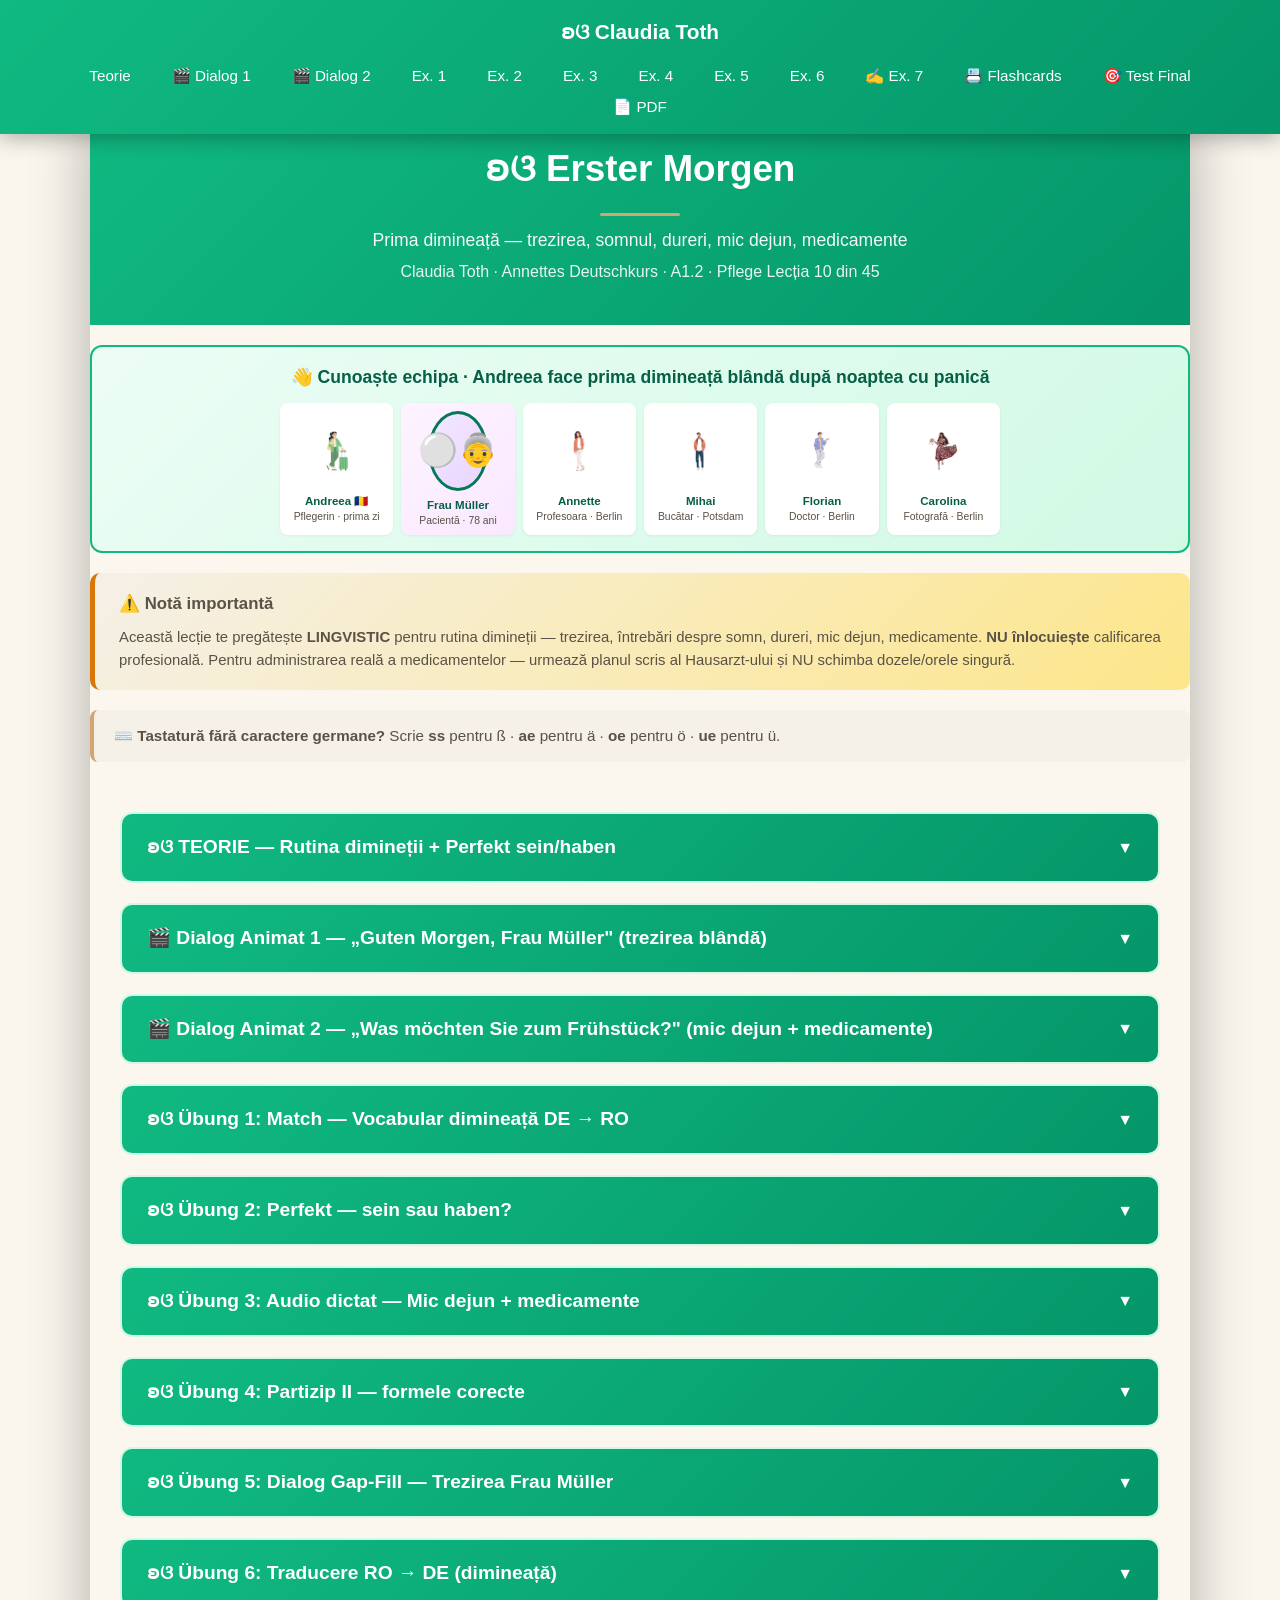
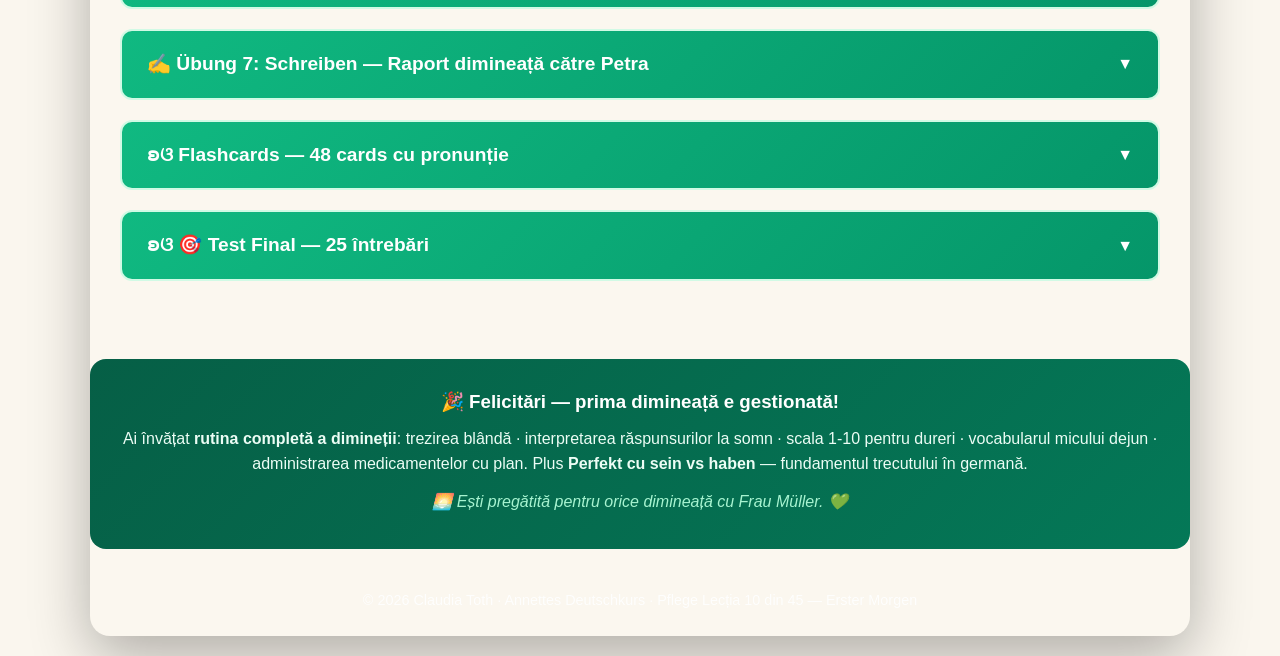
<file: index.html>
<!DOCTYPE html>
<html lang="ro">
<head>
    <meta charset="UTF-8">
    <meta name="robots" content="noindex, nofollow">
    <meta name="viewport" content="width=device-width, initial-scale=1.0">
    <title>Erster Morgen — Prima dimineață · A1.2 · Pflege Lecția 10 · Annettes Deutschkurs</title>
    <meta property="og:title" content="Pflege Lecția 10 · Erster Morgen · Claudia Toth">
    <meta property="og:description" content="A1.2 Pflege Lecția 10 — trezirea blândă + cum a dormit + dureri matinale + mic dejun + medicamente + Perfekt sein/haben.">
    <meta property="og:type" content="website">
    <meta property="og:locale" content="ro_RO">
    <meta name="description" content="Pflege Lecția 10 — Erster Morgen. Rutina dimineții + Perfekt sein vs haben. Claudia Toth.">
    <link rel="stylesheet" href="styles.css">
</head>
<body>
    <nav class="navbar">
        <a href="#top" class="navbar-logo">ʚଓ Claudia Toth</a>
        <ul class="navbar-menu">
            <li><a href="#teorie" onclick="openSection(0)">Teorie</a></li>
            <li><a href="#dialog1" onclick="openSection(1)">🎬 Dialog 1</a></li>
            <li><a href="#dialog2" onclick="openSection(2)">🎬 Dialog 2</a></li>
            <li><a href="#ex1" onclick="openSection(3)">Ex. 1</a></li>
            <li><a href="#ex2" onclick="openSection(4)">Ex. 2</a></li>
            <li><a href="#ex3" onclick="openSection(5)">Ex. 3</a></li>
            <li><a href="#ex4" onclick="openSection(6)">Ex. 4</a></li>
            <li><a href="#ex5" onclick="openSection(7)">Ex. 5</a></li>
            <li><a href="#ex6" onclick="openSection(8)">Ex. 6</a></li>
            <li><a href="#ex7" onclick="openSection(9)">✍️ Ex. 7</a></li>
            <li><a href="#flashcards" onclick="openSection(10)">📇 Flashcards</a></li>
            <li><a href="#final-test" onclick="openSection(11)">🎯 Test Final</a></li>
            <li><a href="erster-morgen.pdf" download>📄 PDF</a></li>
        </ul>
    </nav>

    <div class="container" id="top">
        <div class="header">
            <h1>ʚଓ Erster Morgen</h1>
            <p class="subtitle">Prima dimineață — trezirea, somnul, dureri, mic dejun, medicamente</p>
            <p>Claudia Toth · Annettes Deutschkurs · A1.2 · Pflege Lecția 10 din 45</p>
        </div>

        <div class="cast-banner">
            <h4>👋 Cunoaște echipa · Andreea face prima dimineață blândă după noaptea cu panică</h4>
            <div class="cast-grid">
                <div class="cast-card"><img src="images/andreea.png" alt="Andreea"><div class="name">Andreea 🇷🇴</div><div class="detail">Pflegerin · prima zi</div></div>
                <div class="cast-card frau-mueller-card">
                    <div class="frau-mueller-avatar">
                        <span class="hair">⚪</span>
                        <span class="face">👵</span>
                    </div>
                    <div class="name">Frau Müller</div><div class="detail">Pacientă · 78 ani</div>
                </div>
                <div class="cast-card"><img src="images/annette.png" alt="Annette"><div class="name">Annette</div><div class="detail">Profesoara · Berlin</div></div>
                <div class="cast-card"><img src="images/mihai.png" alt="Mihai"><div class="name">Mihai</div><div class="detail">Bucătar · Potsdam</div></div>
                <div class="cast-card"><img src="images/florian.png" alt="Florian"><div class="name">Florian</div><div class="detail">Doctor · Berlin</div></div>
                <div class="cast-card"><img src="images/carolina.png" alt="Carolina"><div class="name">Carolina</div><div class="detail">Fotografă · Berlin</div></div>
            </div>
        </div>

        <div class="box-etic">
            <h4>⚠️ Notă importantă</h4>
            <p>Această lecție te pregătește <strong>LINGVISTIC</strong> pentru rutina dimineții — trezirea, întrebări despre somn, dureri, mic dejun, medicamente. <strong>NU înlocuiește</strong> calificarea profesională. Pentru administrarea reală a medicamentelor — urmează planul scris al Hausarzt-ului și NU schimba dozele/orele singură.</p>
        </div>

        <div style="background:#F5F0E8; border-left:4px solid #D4A574; padding:14px 20px; margin:20px 0; border-radius:8px;">
            <p style="margin:0; color:#5A5147; font-size:0.95rem;">⌨️ <strong>Tastatură fără caractere germane?</strong> Scrie <strong>ss</strong> pentru ß · <strong>ae</strong> pentru ä · <strong>oe</strong> pentru ö · <strong>ue</strong> pentru ü.</p>
        </div>

        <div class="content">
            <div class="section" id="teorie">
                <div class="section-header" onclick="toggleMainSection(0)"><h3>ʚଓ TEORIE — Rutina dimineții + Perfekt sein/haben</h3><span class="arrow">▼</span></div>
                <div class="section-content" id="main-section-0"><div id="theory-container"></div></div>
            </div>

            <div class="section" id="dialog1">
                <div class="section-header" onclick="toggleMainSection(1)"><h3>🎬 Dialog Animat 1 — „Guten Morgen, Frau Müller" (trezirea blândă)</h3><span class="arrow">▼</span></div>
                <div class="section-content" id="main-section-1"><div id="dialog1-container"></div></div>
            </div>

            <div class="section" id="dialog2">
                <div class="section-header" onclick="toggleMainSection(2)"><h3>🎬 Dialog Animat 2 — „Was möchten Sie zum Frühstück?" (mic dejun + medicamente)</h3><span class="arrow">▼</span></div>
                <div class="section-content" id="main-section-2"><div id="dialog2-container"></div></div>
            </div>

            <div class="section" id="ex1">
                <div class="section-header" onclick="toggleMainSection(3)"><h3>ʚଓ Übung 1: Match — Vocabular dimineață DE → RO</h3><span class="arrow">▼</span></div>
                <div class="section-content" id="main-section-3">
                    <div id="ex1-container"></div>
                    <div class="btn-container">
                        <button class="btn btn-check" onclick="checkExercise(1)">✓ Verifică</button>
                        <button class="btn btn-reset" onclick="resetExercise(1)">↻ Resetează</button>
                    </div>
                    <div class="score" id="score-1"></div>
                </div>
            </div>

            <div class="section" id="ex2">
                <div class="section-header" onclick="toggleMainSection(4)"><h3>ʚଓ Übung 2: Perfekt — sein sau haben?</h3><span class="arrow">▼</span></div>
                <div class="section-content" id="main-section-4">
                    <div id="ex2-container"></div>
                    <div class="btn-container">
                        <button class="btn btn-check" onclick="checkExercise(2)">✓ Verifică</button>
                        <button class="btn btn-reset" onclick="resetExercise(2)">↻ Resetează</button>
                    </div>
                    <div class="score" id="score-2"></div>
                </div>
            </div>

            <div class="section" id="ex3">
                <div class="section-header" onclick="toggleMainSection(5)"><h3>ʚଓ Übung 3: Audio dictat — Mic dejun + medicamente</h3><span class="arrow">▼</span></div>
                <div class="section-content" id="main-section-5">
                    <div id="ex3-container"></div>
                    <div class="btn-container">
                        <button class="btn btn-check" onclick="checkExercise(3)">✓ Verifică</button>
                        <button class="btn btn-reset" onclick="resetExercise(3)">↻ Resetează</button>
                    </div>
                    <div class="score" id="score-3"></div>
                </div>
            </div>

            <div class="section" id="ex4">
                <div class="section-header" onclick="toggleMainSection(6)"><h3>ʚଓ Übung 4: Partizip II — formele corecte</h3><span class="arrow">▼</span></div>
                <div class="section-content" id="main-section-6">
                    <div id="ex4-container"></div>
                    <div class="btn-container">
                        <button class="btn btn-check" onclick="checkExercise(4)">✓ Verifică</button>
                        <button class="btn btn-reset" onclick="resetExercise(4)">↻ Resetează</button>
                    </div>
                    <div class="score" id="score-4"></div>
                </div>
            </div>

            <div class="section" id="ex5">
                <div class="section-header" onclick="toggleMainSection(7)"><h3>ʚଓ Übung 5: Dialog Gap-Fill — Trezirea Frau Müller</h3><span class="arrow">▼</span></div>
                <div class="section-content" id="main-section-7">
                    <div id="ex5-container"></div>
                    <div class="btn-container">
                        <button class="btn btn-check" onclick="checkExercise(5)">✓ Verifică</button>
                        <button class="btn btn-reset" onclick="resetExercise(5)">↻ Resetează</button>
                    </div>
                    <div class="score" id="score-5"></div>
                </div>
            </div>

            <div class="section" id="ex6">
                <div class="section-header" onclick="toggleMainSection(8)"><h3>ʚଓ Übung 6: Traducere RO → DE (dimineață)</h3><span class="arrow">▼</span></div>
                <div class="section-content" id="main-section-8">
                    <div id="ex6-container"></div>
                    <div class="btn-container">
                        <button class="btn btn-check" onclick="checkExercise(6)">✓ Verifică</button>
                        <button class="btn btn-reset" onclick="resetExercise(6)">↻ Resetează</button>
                    </div>
                    <div class="score" id="score-6"></div>
                </div>
            </div>

            <div class="section" id="ex7">
                <div class="section-header" onclick="toggleMainSection(9)"><h3>✍️ Übung 7: Schreiben — Raport dimineață către Petra</h3><span class="arrow">▼</span></div>
                <div class="section-content" id="main-section-9">
                    <div id="ex7-container"></div>
                </div>
            </div>

            <div class="section" id="flashcards">
                <div class="section-header" onclick="toggleMainSection(10)"><h3>ʚଓ Flashcards — 48 cards cu pronunție</h3><span class="arrow">▼</span></div>
                <div class="section-content" id="main-section-10"><div id="flashcards-container"></div></div>
            </div>

            <div class="section" id="final-test">
                <div class="section-header" onclick="toggleMainSection(11)"><h3>ʚଓ 🎯 Test Final — 25 întrebări</h3><span class="arrow">▼</span></div>
                <div class="section-content" id="main-section-11"><div id="final-test-container"></div></div>
            </div>
        </div>

        <div class="footer-cta">
            <h3>🎉 Felicitări — prima dimineață e gestionată!</h3>
            <p>Ai învățat <strong>rutina completă a dimineții</strong>: trezirea blândă · interpretarea răspunsurilor la somn · scala 1-10 pentru dureri · vocabularul micului dejun · administrarea medicamentelor cu plan. Plus <strong>Perfekt cu sein vs haben</strong> — fundamentul trecutului în germană.</p>
            <p class="cta-sub">🌅 Ești pregătită pentru orice dimineață cu Frau Müller. 💚</p>
        </div>

        <footer style="text-align:center; padding:24px 16px; color:#fff; font-size:0.9rem; opacity:0.9;">
            © 2026 Claudia Toth · Annettes Deutschkurs · Pflege Lecția 10 din 45 — Erster Morgen
        </footer>
    </div>

    <script src="main.js"></script>
    <script src="theory.js"></script>
    <script src="dialogs.js"></script>
    <script src="exercises.js"></script>
    <script src="flashcards.js"></script>
    <script src="final-test.js"></script>
</body>
</html>
</file>
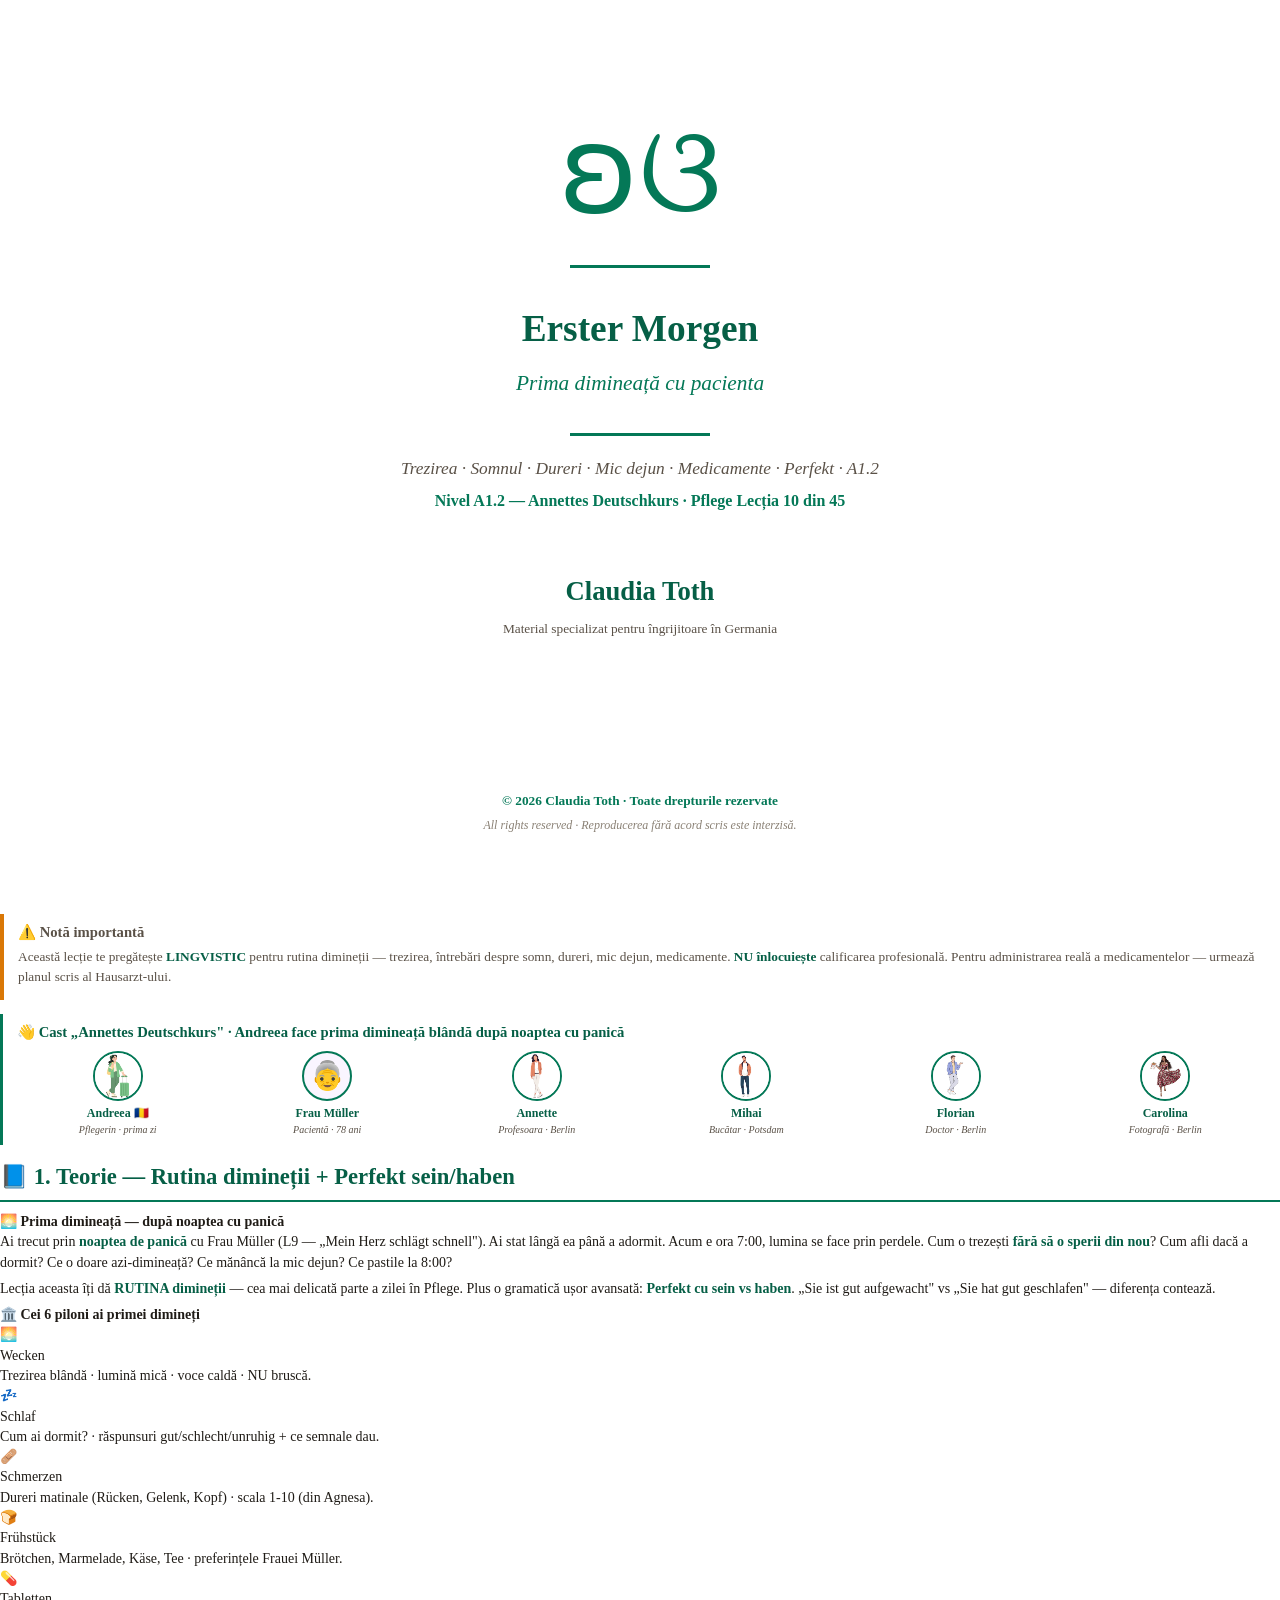
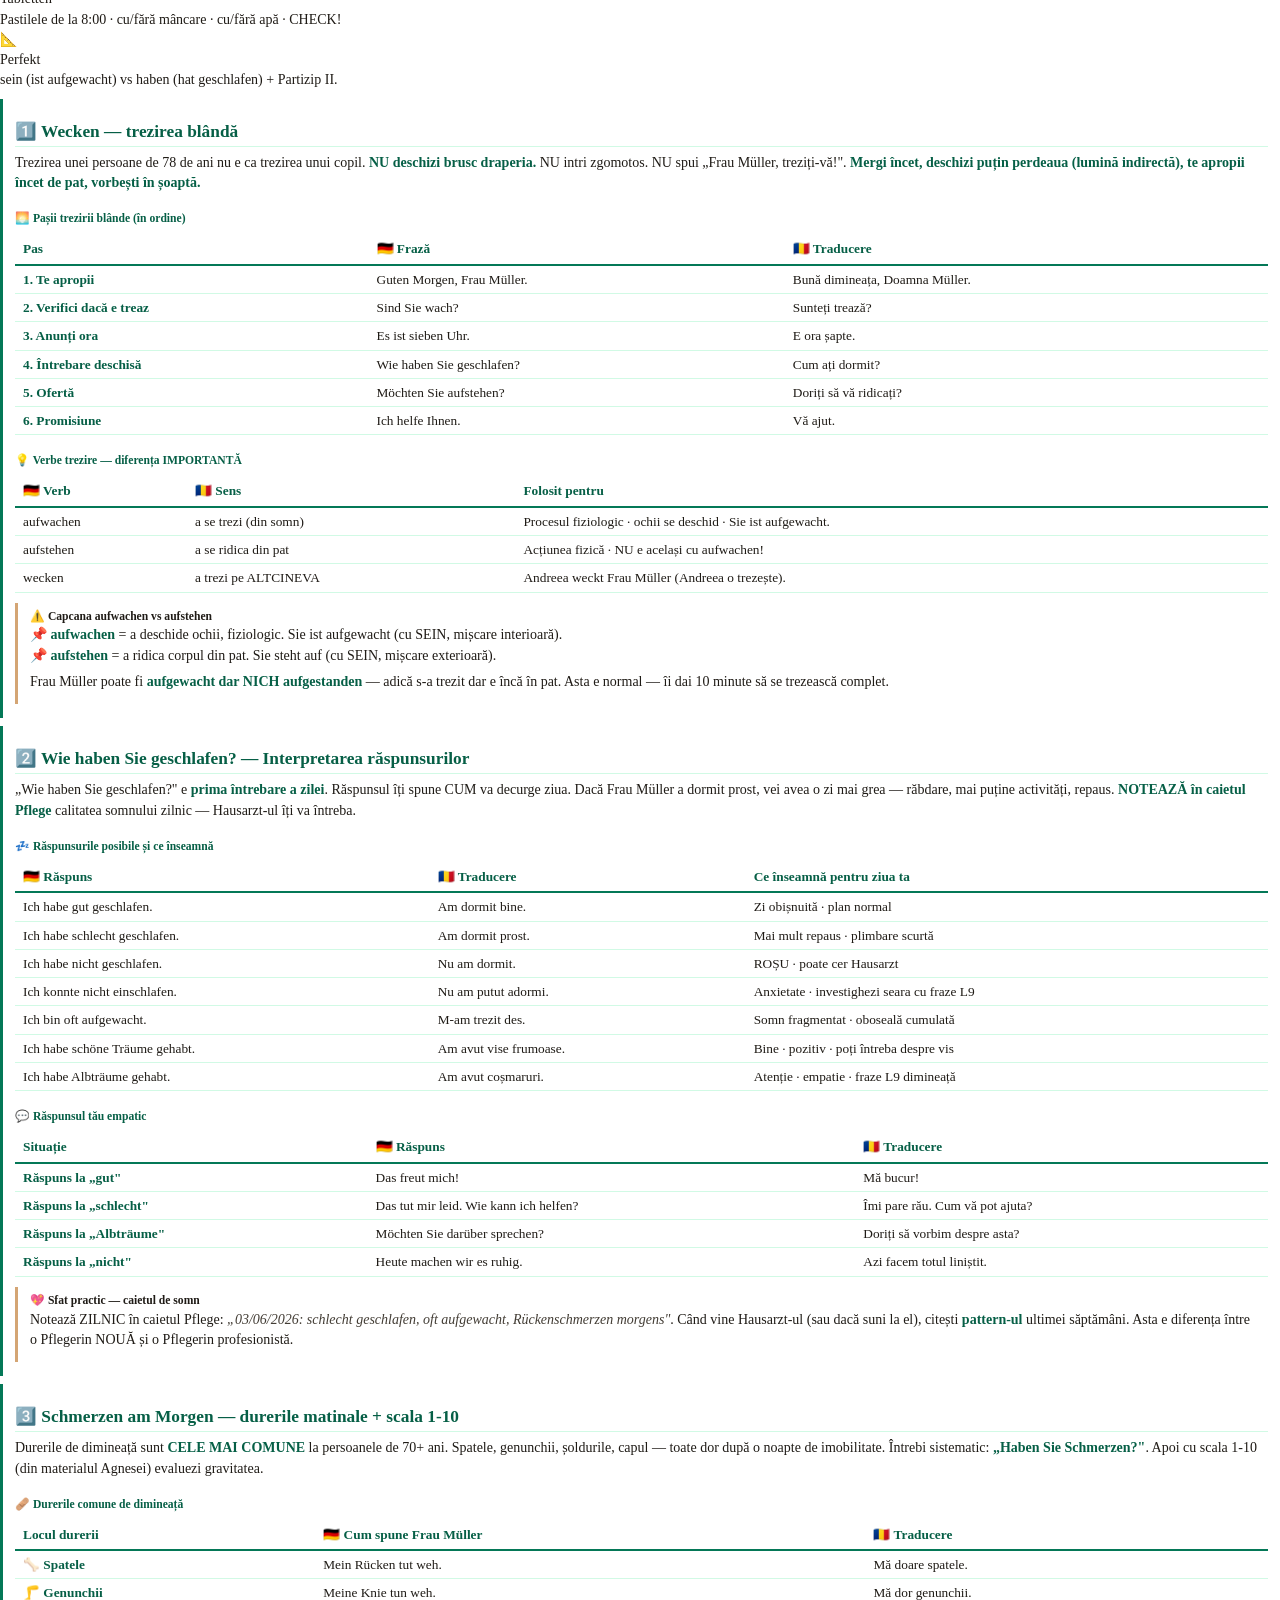
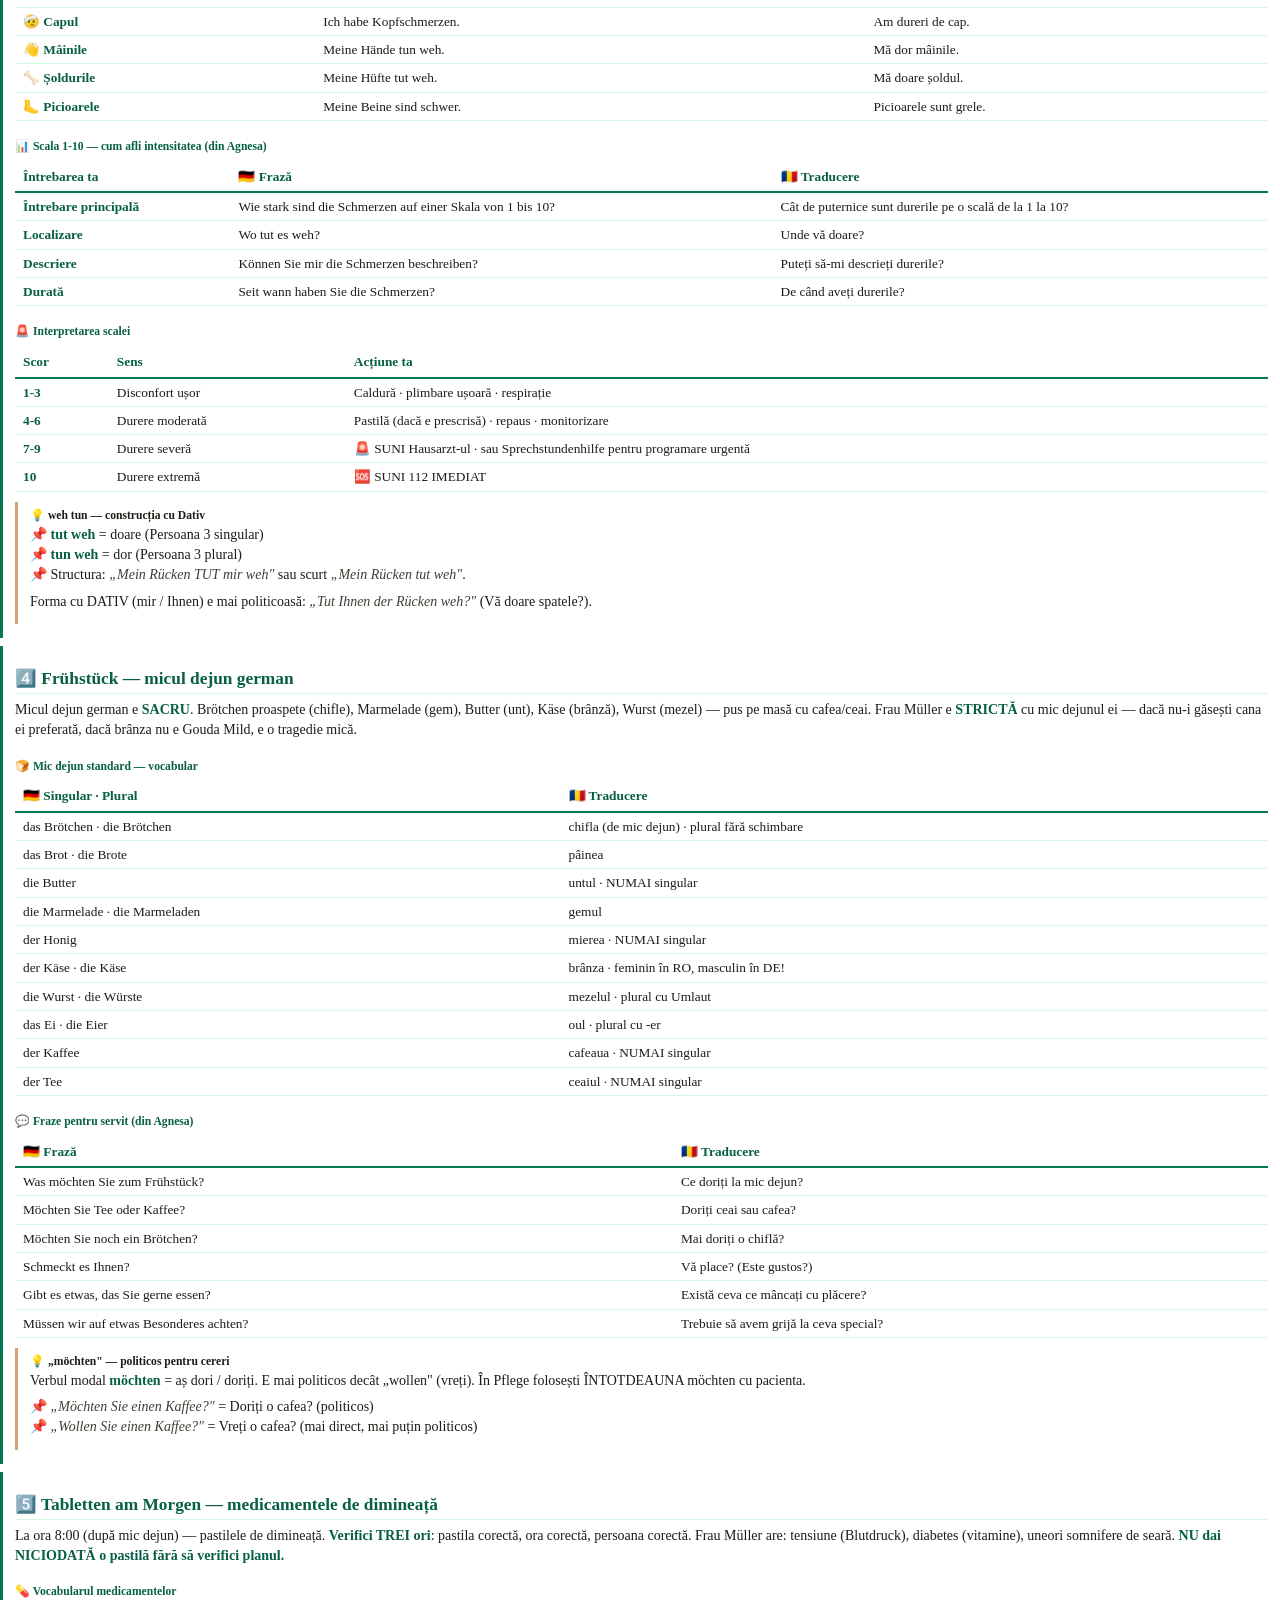
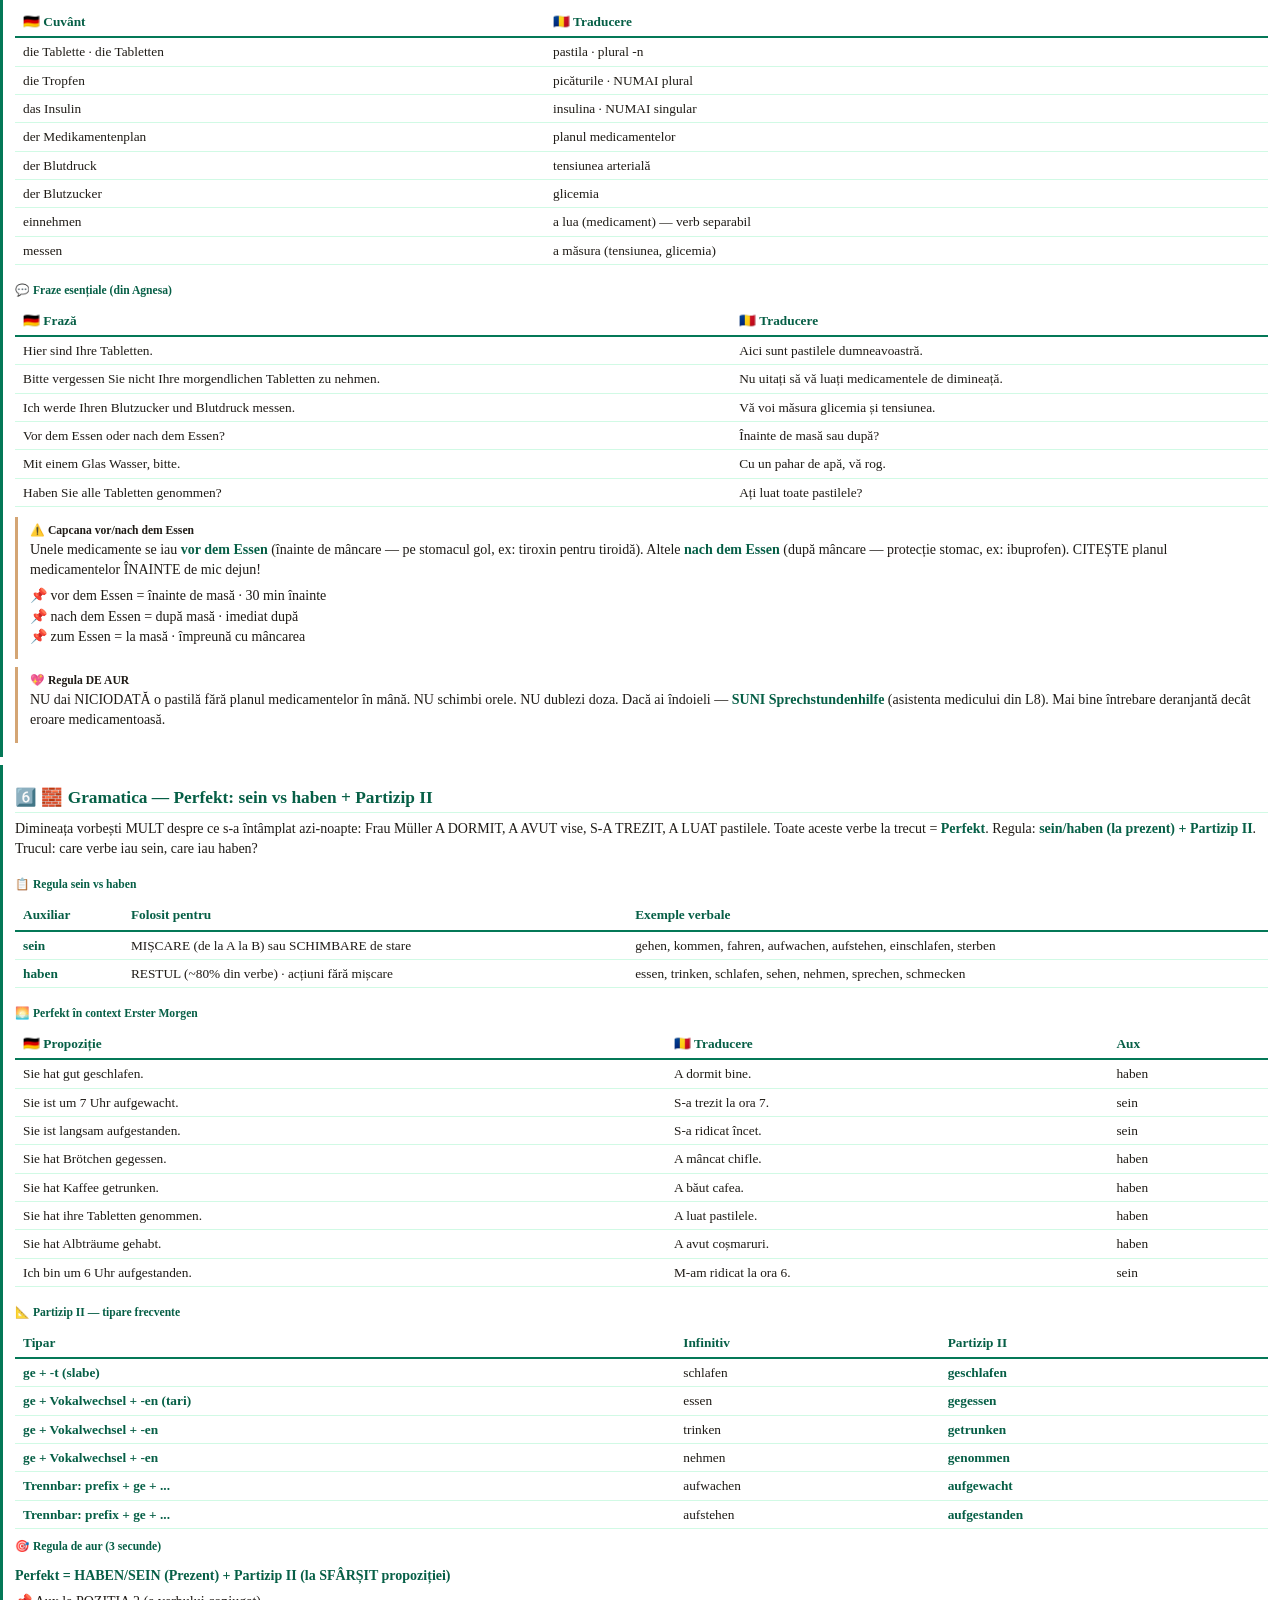
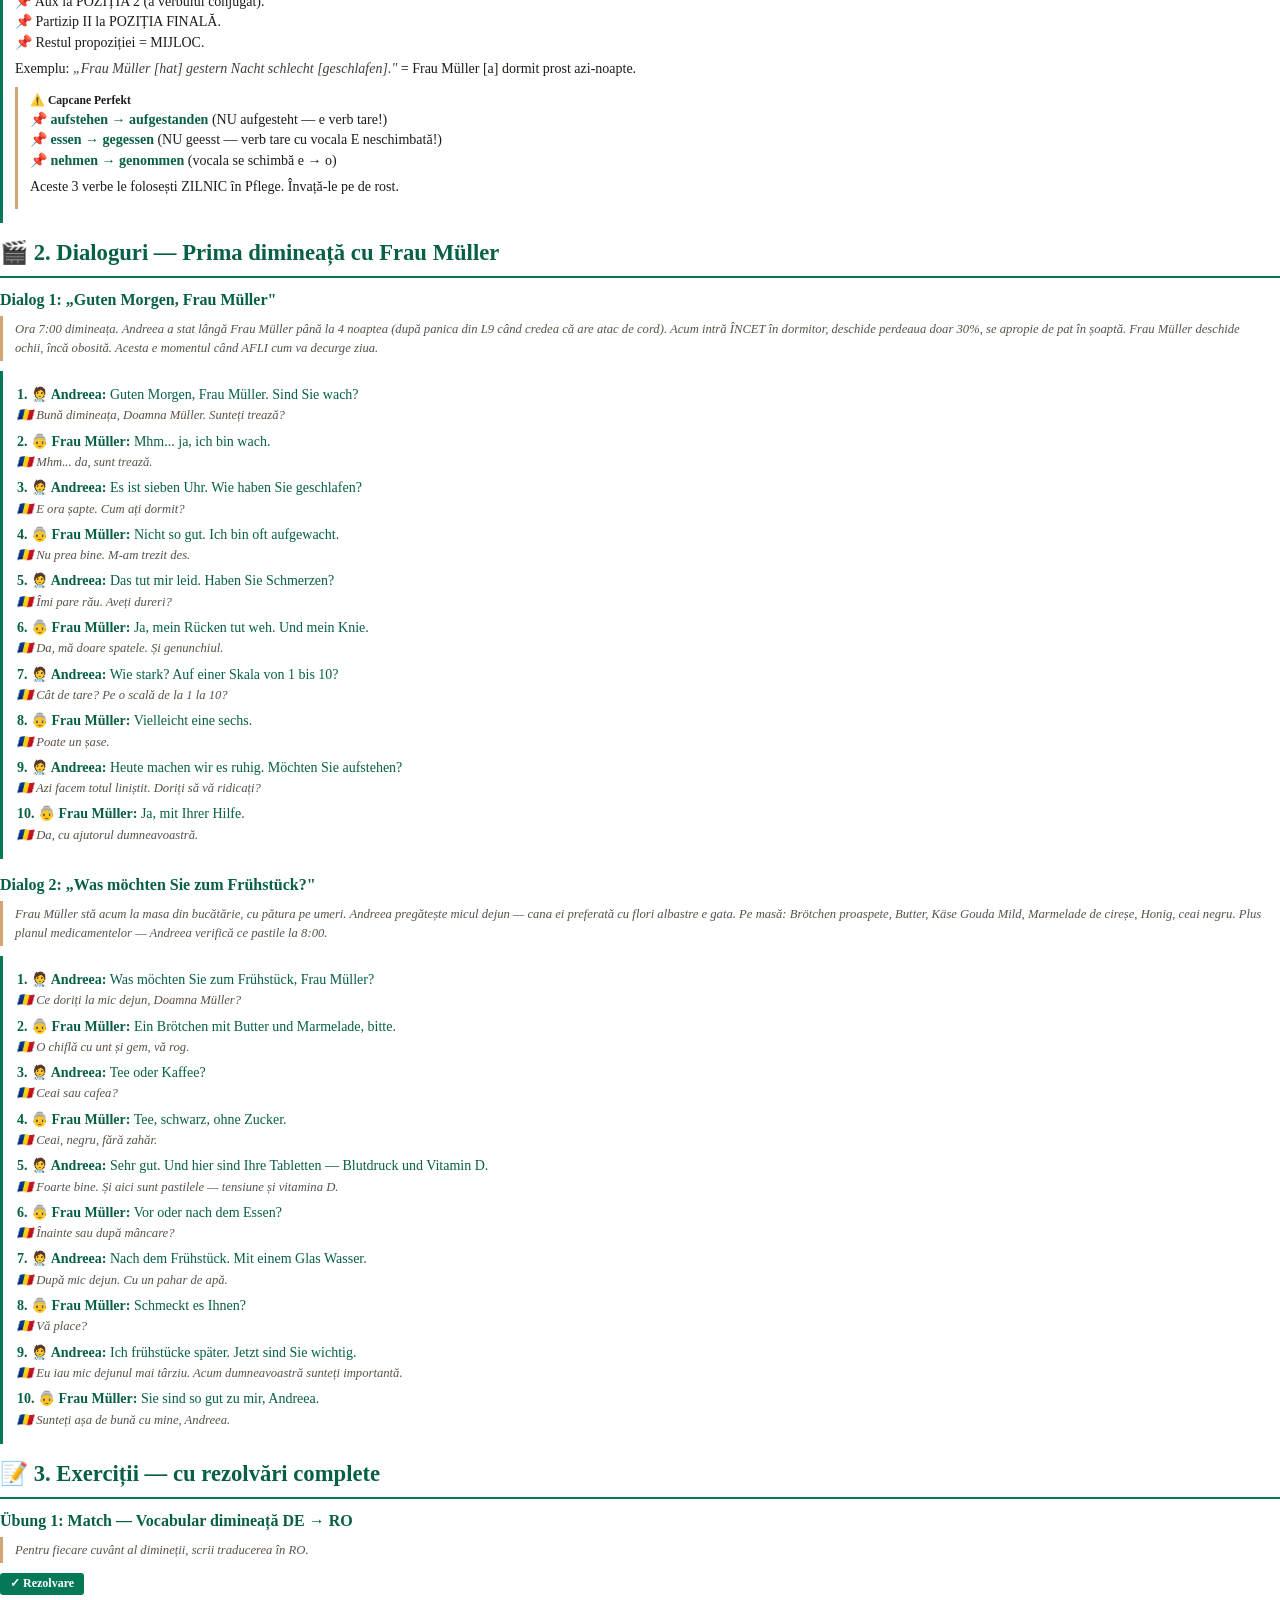
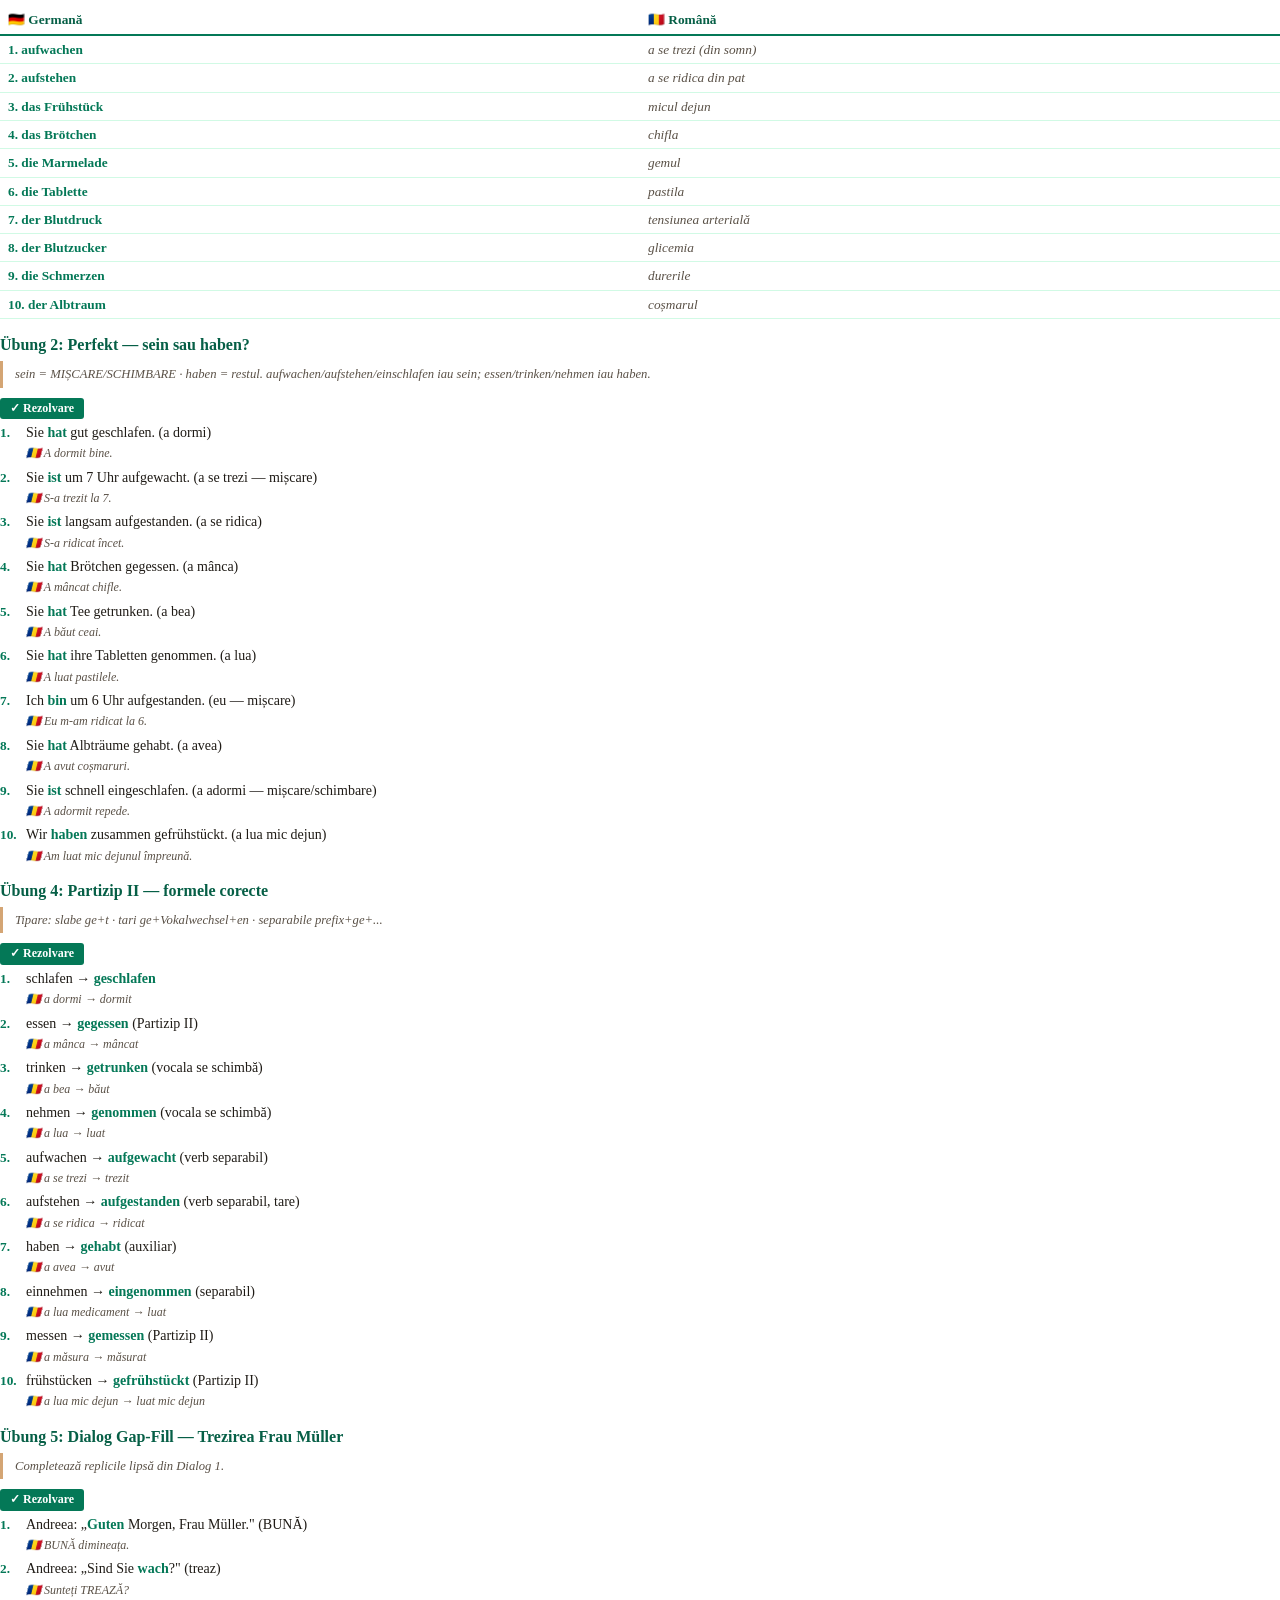
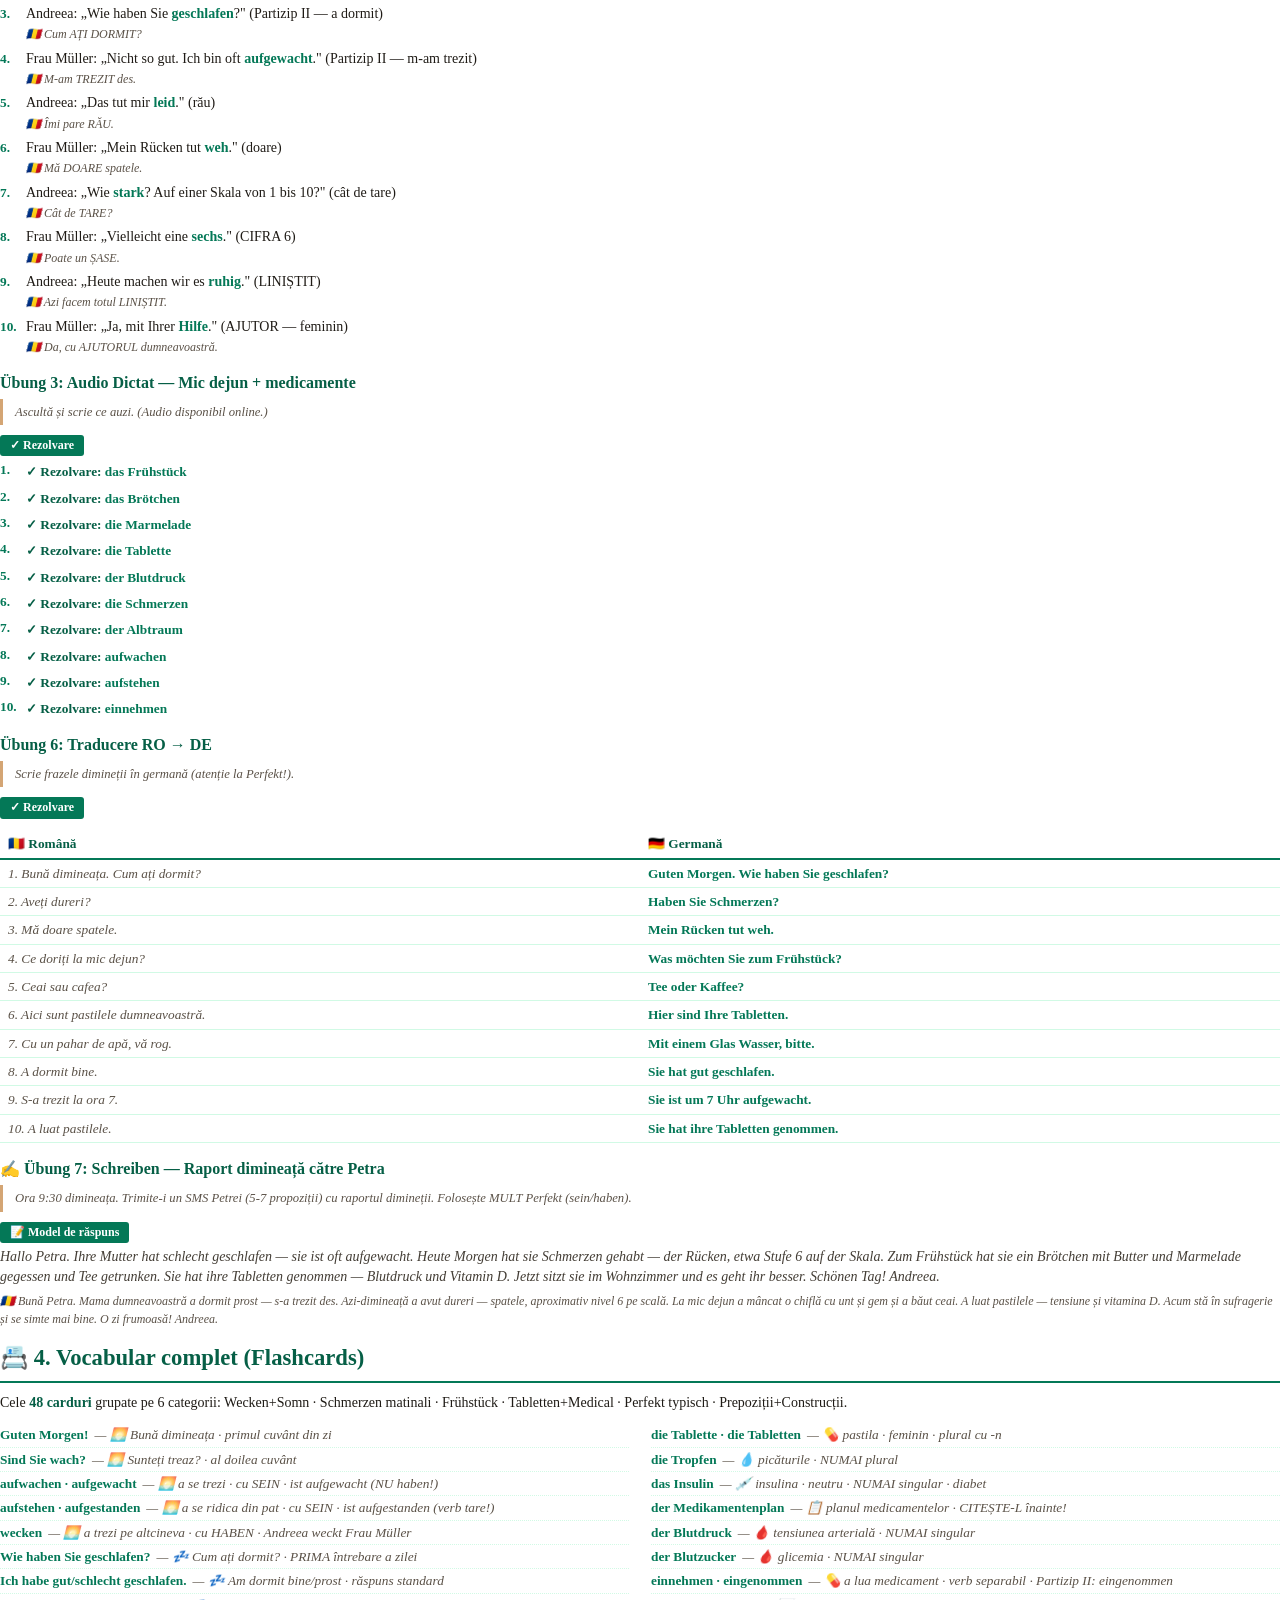
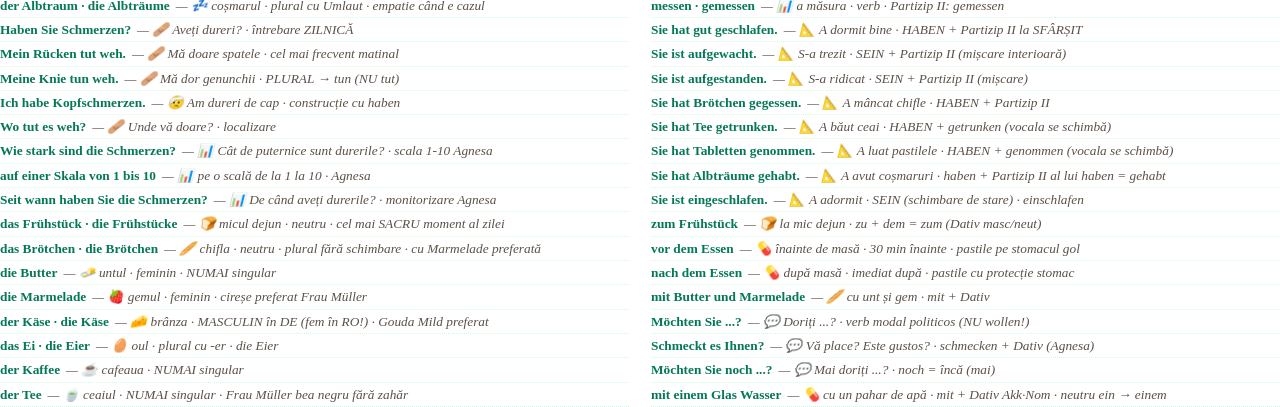
<file: pdf.html>
<!DOCTYPE html>
<html lang="ro">
<head>
    <meta charset="UTF-8">
    <meta name="robots" content="noindex, nofollow">
    <title>Erster Morgen · Pflege Lecția 10 · Claudia Toth · A1.2</title>
    <style>
        @page { size: A4; margin: 22mm 18mm 22mm 18mm;
            @bottom-center { content: "ʚଓ Claudia Toth · Pflege Lecția 10: Erster Morgen · A1.2 · © 2026 · pag. " counter(page) " / " counter(pages); font-size: 8.5pt; color: #047857; font-family: 'Georgia', 'Times New Roman', serif; }
        }
        @page :first { margin: 0; @bottom-center { content: ""; } }
        * { box-sizing: border-box; margin: 0; padding: 0; }
        body { font-family: 'Georgia', 'Times New Roman', serif; color: #1F1B16; line-height: 1.45; font-size: 10.5pt; -webkit-print-color-adjust: exact; print-color-adjust: exact; }
        .cover { width: 100%; min-height: 100vh; padding: 80px 60px 60px; text-align: center; display: flex; flex-direction: column; align-items: center; justify-content: flex-start; page-break-after: always; }
        .cover-symbol { font-size: 90pt; color: #047857; line-height: 1; margin: 30px 0 15px; font-family: 'Segoe UI Emoji', 'Segoe UI', sans-serif; }
        .cover-divider { width: 140px; height: 3px; background: #047857; margin: 20px 0; border: none; }
        .cover-title { font-size: 28pt; color: #065f46; font-weight: bold; margin: 14px 0 8px; font-family: 'Georgia', serif; }
        .cover-subtitle-de { font-size: 16pt; color: #047857; font-style: italic; margin: 4px 0 14px; }
        .cover-subtitle { font-size: 13pt; color: #5A5147; font-style: italic; margin-bottom: 8px; }
        .cover-level { font-size: 12pt; color: #047857; font-weight: bold; margin-bottom: 60px; }
        .cover-author { font-size: 20pt; color: #065f46; font-weight: bold; margin-bottom: 8px; }
        .cover-series { font-size: 10pt; color: #5A5147; margin-bottom: 80px; }
        .cover-copyright { margin-top: auto; font-size: 10pt; color: #047857; font-weight: 600; }
        .cover-notice { font-size: 9pt; color: #8a8175; font-style: italic; margin-top: 6px; }
        .content { padding: 0; }
        h1.chapter { color: #065f46; padding: 0 0 6px 0; font-size: 17pt; margin: 14px 0 10px; border-bottom: 2px solid #047857; font-family: 'Georgia', serif; page-break-after: avoid; }
        h2.sub-chapter { color: #065f46; font-size: 13pt; margin: 14px 0 6px; padding-bottom: 2px; border-bottom: 1px solid #d1fae5; font-family: 'Georgia', serif; page-break-after: avoid; }
        p { margin-bottom: 6px; }
        strong { color: #065f46; }
        em { color: #433d35; font-style: italic; }
        ul, ol { margin: 4px 0 8px 22px; }
        li { margin-bottom: 2px; }
        .theory-box { background: transparent; border-left: 3px solid #047857; padding: 6px 12px; margin: 8px 0; page-break-inside: avoid; }
        .theory-box h4 { color: #065f46; font-size: 10.5pt; margin-bottom: 4px; }
        .info-box { border-left-color: #D4A574; }
        .warn-box { border-left-color: #D4A574; }
        .pflege-warn { border-left: 4px solid #d97706; padding: 8px 14px; margin: 14px 0; page-break-inside: avoid; }
        .pflege-warn h4 { color: #5A5147; font-size: 11pt; margin-bottom: 4px; }
        .pflege-warn p { color: #5A5147; font-size: 10pt; }
        table { width: 100%; border-collapse: collapse; margin: 6px 0 10px; font-size: 10pt; page-break-inside: avoid; }
        table thead { background: transparent; }
        table th { padding: 5px 8px; text-align: left; font-weight: bold; color: #065f46; border-bottom: 2px solid #047857; }
        table td { padding: 4px 8px; border-bottom: 1px solid #d1fae5; vertical-align: top; }
        td.verb { color: #047857; font-weight: bold; }
        td.ro-text { color: #5A5147; font-style: italic; }
        .ro-translation { display: block; color: #5A5147; font-style: italic; font-size: 9pt; margin-top: 1px; }
        .cast-banner { border-left: 3px solid #047857; padding: 8px 14px; margin: 10px 0 16px; page-break-inside: avoid; }
        .cast-banner h4 { color: #065f46; font-size: 11pt; margin-bottom: 8px; }
        .cast-grid { display: grid; grid-template-columns: repeat(6, 1fr); gap: 8px; }
        .cast-card { text-align: center; font-size: 8.5pt; page-break-inside: avoid; }
        .cast-card img { width: 50px; height: 50px; border-radius: 50%; object-fit: cover; display: block; margin: 0 auto 4px; border: 2px solid #047857; }
        .cast-card .name { color: #065f46; font-weight: bold; font-size: 9pt; display: block; }
        .cast-card .detail { color: #5A5147; font-style: italic; font-size: 7.5pt; display: block; }
        .frau-mueller-pdf-avatar { width: 50px; height: 50px; border-radius: 50%; display: flex; align-items: center; justify-content: center; font-size: 28px; background: #faf5ff; border: 2px solid #047857; margin: 0 auto 4px; }
        .ex-block { margin-bottom: 14px; page-break-inside: avoid; }
        .ex-block h3 { color: #065f46; font-size: 12pt; margin-bottom: 5px; }
        .ex-block .instruction { border-left: 3px solid #D4A574; padding: 4px 12px; margin-bottom: 6px; font-size: 9.5pt; color: #5A5147; font-style: italic; }
        .rezolvare-banner { display: inline-block; background: #047857; color: white; padding: 2px 10px; border-radius: 3px; font-size: 9pt; font-weight: bold; margin: 4px 0; -webkit-print-color-adjust: exact; print-color-adjust: exact; }
        .ex-item { display: flex; gap: 8px; margin-bottom: 5px; align-items: flex-start; }
        .ex-num { color: #047857; font-weight: bold; font-size: 10pt; flex-shrink: 0; min-width: 18px; }
        .ex-num::after { content: "."; }
        .ex-body { flex: 1; }
        .ex-q { margin-bottom: 2px; }
        .ex-a { color: #047857; font-weight: bold; font-size: 10pt; margin-top: 2px; }
        .ex-a::before { content: "✓ Rezolvare: "; color: #065f46; }
        .ex-explanation { color: #5A5147; font-size: 9pt; font-style: italic; margin-top: 1px; }
        .flashcards-grid { columns: 2; column-gap: 22px; margin-top: 8px; }
        .fc-row { break-inside: avoid; padding: 2px 0; border-bottom: 1px dotted #d1fae5; font-size: 10pt; }
        .fc-row .de { color: #047857; font-weight: bold; }
        .fc-row .ro { color: #5A5147; font-style: italic; margin-left: 6px; }
        .new-section { page-break-before: always; }
        .dialog-pdf-card { border-left: 3px solid #047857; padding: 8px 14px; margin: 10px 0; page-break-inside: avoid; }
        .dialog-pdf-card .reply { margin: 6px 0; }
        .dialog-pdf-card .reply .spkr { font-weight: bold; color: #065f46; }
        .dialog-pdf-card .reply .de { color: #065f46; }
        .dialog-pdf-card .reply .ro { color: #5A5147; font-style: italic; font-size: 9.5pt; }
    </style>
</head>
<body>

<div class="cover">
    <div class="cover-symbol">ʚଓ</div>
    <hr class="cover-divider">
    <h1 class="cover-title">Erster Morgen</h1>
    <p class="cover-subtitle-de">Prima dimineață cu pacienta</p>
    <hr class="cover-divider">
    <p class="cover-subtitle">Trezirea · Somnul · Dureri · Mic dejun · Medicamente · Perfekt · A1.2</p>
    <p class="cover-level">Nivel A1.2 — Annettes Deutschkurs · Pflege Lecția 10 din 45</p>
    <p class="cover-author">Claudia Toth</p>
    <p class="cover-series">Material specializat pentru îngrijitoare în Germania</p>
    <div class="cover-copyright">© 2026 Claudia Toth · Toate drepturile rezervate</div>
    <p class="cover-notice">All rights reserved · Reproducerea fără acord scris este interzisă.</p>
</div>

<div id="pdf-content"></div>

<script src="theory.js"></script>
<script src="dialogs.js"></script>
<script src="exercises.js"></script>
<script src="flashcards.js"></script>
<script src="pdf-builder.js"></script>

</body>
</html>
</file>
<file: styles.css>
﻿/* ============================================
   CLAUDIA TOTH - NOMEN-VERB-VERBINDUNGEN
   Design verde profesional · Mobile responsive
   ============================================ */

* {
    margin: 0;
    padding: 0;
    box-sizing: border-box;
}

body {
    font-family: 'Segoe UI', Tahoma, Geneva, Verdana, sans-serif;
    background: #FAF6EE;
    line-height: 1.6;
    padding: 0;
    padding-top: 80px;
    min-height: 100vh;
    color: #1F1B16;
}

/* ============================================
   NAVIGATION BAR
   ============================================ */
.navbar {
    position: fixed;
    top: 0;
    left: 0;
    right: 0;
    background: linear-gradient(135deg, #10b981 0%, #059669 100%);
    padding: 15px 30px;
    box-shadow: 0 4px 20px rgba(0,0,0,0.3);
    z-index: 1000;
    display: flex;
    flex-direction: column;
    gap: 15px;
    align-items: center;
    justify-content: center;
}

.navbar-logo {
    color: white;
    font-size: 1.3rem;
    font-weight: bold;
    text-decoration: none;
}

.navbar-menu {
    display: flex;
    gap: 5px;
    list-style: none;
    align-items: center;
    flex-wrap: wrap;
    justify-content: center;
}

.navbar-menu a {
    color: white;
    text-decoration: none;
    padding: 10px 18px;
    border-radius: 8px;
    transition: all 0.3s;
    font-size: 0.95rem;
    font-weight: 500;
}

.navbar-menu a:hover {
    background: rgba(255,255,255,0.2);
    transform: translateY(-2px);
}

/* ============================================
   CONTAINER PRINCIPAL
   ============================================ */
.container {
    max-width: 1100px;
    margin: 20px auto;
    background: #FBF7EF;
    border-radius: 20px;
    box-shadow: 0 20px 60px rgba(0,0,0,0.3);
    overflow: hidden;
}

.header {
    background: linear-gradient(135deg, #10b981 0%, #059669 100%);
    color: white;
    padding: 40px 30px;
    text-align: center;
}

.header h1 {
    font-size: 2.3rem;
    margin-bottom: 10px;
}

.header .subtitle {
    font-size: 1.1rem;
    opacity: 0.95;
    margin-bottom: 5px;
}

.header p {
    font-size: 1rem;
    opacity: 0.9;
}

.content {
    padding: 30px;
}

/* ============================================
   SECȚIUNI (Teorie + Exerciții)
   ============================================ */
.section {
    margin-bottom: 20px;
    scroll-margin-top: 100px;
    border-radius: 12px;
    overflow: hidden;
    border: 2px solid #d1fae5;
}

.section-header {
    background: linear-gradient(135deg, #10b981 0%, #059669 100%);
    color: white;
    padding: 18px 25px;
    cursor: pointer;
    display: flex;
    justify-content: space-between;
    align-items: center;
    transition: all 0.3s;
}

.section-header:hover {
    background: linear-gradient(135deg, #059669 0%, #047857 100%);
}

.section-header h3 {
    font-size: 1.2rem;
}

.arrow {
    transition: transform 0.3s;
    font-size: 1rem;
}

.arrow.rotated {
    transform: rotate(180deg);
}

.section-content {
    display: none;
    padding: 25px;
    background: #FBF7EF;
}

.section-content.active {
    display: block;
    animation: fadeIn 0.4s ease-in-out;
}

@keyframes fadeIn {
    from { opacity: 0; transform: translateY(-5px); }
    to { opacity: 1; transform: translateY(0); }
}

/* ============================================
   SUB-SECȚIUNI (în Teorie)
   ============================================ */
.sub-section {
    margin-bottom: 12px;
    border-radius: 10px;
    overflow: hidden;
    border: 1px solid #a7f3d0;
    background: white;
}

.sub-section-header {
    background: #d1fae5;
    color: #065f46;
    padding: 12px 18px;
    cursor: pointer;
    display: flex;
    justify-content: space-between;
    align-items: center;
    font-weight: 600;
    transition: background 0.3s;
    gap: 10px;
}

.sub-section-header > span:first-child {
    flex: 1;
}

.sub-section-header:hover {
    background: #a7f3d0;
}

/* ============================================
   AUDIO PLAYER (Play / Stop la fiecare subtitlu)
   ============================================ */
.audio-player {
    display: flex;
    align-items: center;
}

.audio-btn {
    background: #10b981;
    color: white;
    border: none;
    width: 36px;
    height: 36px;
    border-radius: 50%;
    cursor: pointer;
    font-size: 0.9rem;
    transition: all 0.3s;
    display: flex;
    align-items: center;
    justify-content: center;
    padding: 0;
    box-shadow: 0 2px 6px rgba(16, 185, 129, 0.3);
}

.audio-btn:hover {
    background: #059669;
    transform: scale(1.1);
    box-shadow: 0 4px 10px rgba(16, 185, 129, 0.5);
}

.audio-btn:active {
    transform: scale(0.95);
}

.lesson-audio {
    display: flex;
    align-items: center;
    gap: 12px;
    margin-bottom: 18px;
    padding: 10px 14px;
    background: #FBF7EF;
    border-left: 4px solid #10b981;
    border-radius: 6px;
}

.lesson-audio-label {
    color: #065f46;
    font-weight: 600;
    font-size: 0.95rem;
}

.sub-arrow {
    transition: transform 0.3s;
}

.sub-arrow.rotated {
    transform: rotate(180deg);
}

.sub-section-content {
    display: none;
    padding: 18px;
    background: white;
}

.sub-section-content.active {
    display: block;
}

/* ============================================
   THEORY BOX
   ============================================ */
.theory-box {
    background: white;
    border-left: 4px solid #10b981;
    padding: 18px 22px;
    margin: 12px 0;
    border-radius: 8px;
    box-shadow: 0 2px 8px rgba(0,0,0,0.05);
}

.theory-box h4 {
    color: #065f46;
    margin-bottom: 10px;
    font-size: 1.1rem;
}

.theory-box p {
    margin-bottom: 8px;
}

.theory-box ul {
    margin-left: 20px;
    margin-top: 8px;
}

.theory-box li {
    margin-bottom: 6px;
}

/* Exemple în context */
.example-box {
    background: #ecfdf5;
    border: 1px dashed #10b981;
    padding: 12px 16px;
    border-radius: 8px;
    margin: 10px 0;
    font-style: italic;
}

.example-box .de {
    color: #065f46;
    font-weight: 600;
    font-style: normal;
}

.example-box .ro {
    color: #5A5147;
    font-size: 0.95rem;
    margin-top: 4px;
}

/* Tabele teorie */
.theory-table {
    width: 100%;
    border-collapse: collapse;
    margin: 12px 0;
    background: white;
    border-radius: 8px;
    overflow: hidden;
    box-shadow: 0 2px 6px rgba(0,0,0,0.05);
}

.theory-table th {
    background: #10b981;
    color: white;
    padding: 12px;
    text-align: left;
    font-weight: 600;
}

.theory-table td {
    padding: 10px 12px;
    border-bottom: 1px solid #d1fae5;
}

.theory-table tr:last-child td {
    border-bottom: none;
}

.theory-table tr:nth-child(even) {
    background: #FBF7EF;
}

.theory-table .verb {
    color: #059669;
    font-weight: bold;
}

.theory-table .nomen {
    color: #065f46;
    font-weight: 600;
}

.theory-table .ro-text {
    color: #5A5147;
    font-style: italic;
    font-size: 0.95rem;
}

/* ============================================
   EXERCIȚII
   ============================================ */
.exercise-instruction {
    background: #F5F0E8;
    border-left: 4px solid #D4A574;
    padding: 12px 18px;
    margin-bottom: 18px;
    border-radius: 8px;
    color: #5A5147;
}

.exercise-item {
    background: white;
    padding: 15px 18px;
    margin-bottom: 12px;
    border-radius: 10px;
    display: flex;
    align-items: flex-start;
    gap: 12px;
    flex-wrap: wrap;
    box-shadow: 0 2px 6px rgba(0,0,0,0.05);
}

.exercise-number {
    background: #10b981;
    color: white;
    width: 30px;
    height: 30px;
    border-radius: 50%;
    display: flex;
    align-items: center;
    justify-content: center;
    font-weight: bold;
    flex-shrink: 0;
    font-size: 0.9rem;
}

.input-group {
    flex: 1;
    min-width: 200px;
    display: flex;
    flex-direction: column;
    gap: 6px;
}

.input-group label {
    color: #1F1B16;
    font-size: 1rem;
    line-height: 1.5;
}

.input-group .nomen-highlight {
    color: #065f46;
    font-weight: bold;
    background: #d1fae5;
    padding: 2px 8px;
    border-radius: 5px;
}

.input-group input[type="text"],
.input-group select {
    padding: 10px 14px;
    border: 2px solid #d1fae5;
    border-radius: 8px;
    font-size: 1rem;
    font-family: inherit;
    transition: all 0.3s;
    background: white;
}

.input-group input[type="text"]:focus,
.input-group select:focus {
    outline: none;
    border-color: #10b981;
    box-shadow: 0 0 0 3px rgba(16, 185, 129, 0.15);
}

/* Multiple choice */
.mc-options {
    display: flex;
    flex-direction: column;
    gap: 8px;
    margin-top: 8px;
}

.mc-option {
    display: flex;
    align-items: center;
    gap: 10px;
    padding: 8px 12px;
    border-radius: 8px;
    transition: background 0.2s;
    cursor: pointer;
}

.mc-option:hover {
    background: #FBF7EF;
}

.mc-option input[type="radio"] {
    cursor: pointer;
    width: 18px;
    height: 18px;
    accent-color: #10b981;
}

.mc-option label {
    cursor: pointer;
    flex: 1;
}

/* Feedback */
.feedback {
    width: 100%;
    margin-top: 8px;
    padding: 0;
    font-size: 0.95rem;
    border-radius: 6px;
    transition: all 0.3s;
}

.feedback.correct {
    background: #d1fae5;
    color: #065f46;
    padding: 10px 14px;
    border-left: 3px solid #10b981;
}

.feedback.incorrect {
    background: #fee2e2;
    color: #991b1b;
    padding: 10px 14px;
    border-left: 3px solid #ef4444;
}

.feedback.correct::before {
    content: "✓ Richtig! ";
    font-weight: bold;
}

.feedback.incorrect::before {
    content: "✗ Falsch. ";
    font-weight: bold;
}

/* ============================================
   BUTOANE
   ============================================ */
.btn-container {
    display: flex;
    gap: 15px;
    justify-content: center;
    margin: 30px 0;
    flex-wrap: wrap;
}

.btn {
    padding: 14px 32px;
    border: none;
    border-radius: 10px;
    font-size: 1rem;
    font-weight: 600;
    cursor: pointer;
    transition: all 0.3s;
    font-family: inherit;
}

.btn-check {
    background: linear-gradient(135deg, #10b981 0%, #059669 100%);
    color: white;
}

.btn-check:hover {
    transform: translateY(-2px);
    box-shadow: 0 8px 20px rgba(16, 185, 129, 0.4);
}

.btn-reset {
    background: #5A5147;
    color: white;
}

.btn-reset:hover {
    background: #433d35;
    transform: translateY(-2px);
    box-shadow: 0 8px 20px rgba(107, 114, 128, 0.4);
}

/* ============================================
   SCOR
   ============================================ */
.score {
    display: none;
    background: linear-gradient(135deg, #10b981 0%, #059669 100%);
    color: white;
    padding: 25px;
    border-radius: 12px;
    text-align: center;
    margin: 20px 0;
    scroll-margin-top: 100px;
}

.score.show {
    display: block;
    animation: fadeIn 0.5s;
}

.score-value {
    font-size: 2rem;
    font-weight: bold;
    margin-bottom: 10px;
}

.score-message {
    font-size: 1.1rem;
}

/* ============================================
   FLASHCARDS
   ============================================ */
.flashcard-counter {
    text-align: center;
    margin-bottom: 15px;
    color: #065f46;
    font-weight: 600;
}

.flashcard {
    background: white;
    border-radius: 16px;
    padding: 50px 30px;
    min-height: 220px;
    display: flex;
    align-items: center;
    justify-content: center;
    text-align: center;
    cursor: pointer;
    box-shadow: 0 4px 15px rgba(0,0,0,0.1);
    transition: transform 0.3s;
    position: relative;
    border: 3px solid #10b981;
}

.flashcard:hover {
    transform: scale(1.02);
}

.flashcard-content {
    width: 100%;
}

.flashcard .de {
    font-size: 1.8rem;
    color: #065f46;
    font-weight: bold;
    margin-bottom: 10px;
}

.flashcard .ro {
    font-size: 1.2rem;
    color: #5A5147;
    font-style: italic;
    display: none;
}

.flashcard.flipped .ro {
    display: block;
    animation: fadeIn 0.3s;
}

.flashcard-hint {
    position: absolute;
    bottom: 12px;
    left: 0;
    right: 0;
    color: #8a8175;
    font-size: 0.85rem;
}

.flashcard-audio-btn {
    position: absolute;
    top: 15px;
    right: 15px;
    background: #10b981;
    color: white;
    border: none;
    width: 40px;
    height: 40px;
    border-radius: 50%;
    font-size: 1.2rem;
    cursor: pointer;
    transition: all 0.3s;
    display: flex;
    align-items: center;
    justify-content: center;
}

.flashcard-audio-btn:hover {
    background: #059669;
    transform: scale(1.1);
}

.flashcard-controls {
    display: flex;
    justify-content: space-between;
    gap: 15px;
    margin-top: 20px;
}

.flashcard-btn {
    flex: 1;
    background: linear-gradient(135deg, #10b981 0%, #059669 100%);
    color: white;
    padding: 12px;
    border: none;
    border-radius: 8px;
    cursor: pointer;
    font-size: 1rem;
    font-weight: 600;
    transition: all 0.3s;
    font-family: inherit;
}

.flashcard-btn:hover {
    transform: translateY(-2px);
    box-shadow: 0 4px 12px rgba(16, 185, 129, 0.4);
}

.flashcard-btn:disabled {
    background: #d1d5db;
    cursor: not-allowed;
    transform: none;
    box-shadow: none;
}

/* ============================================
   MOBILE RESPONSIVE
   ============================================ */
@media (max-width: 768px) {
    body {
        padding: 0;
        padding-top: 140px;
    }

    .navbar {
        padding: 15px;
    }

    .navbar-menu a {
        padding: 8px 12px;
        font-size: 0.85rem;
    }

    .container {
        margin: 10px;
        border-radius: 12px;
    }

    .header h1 {
        font-size: 1.6rem;
    }

    .header .subtitle {
        font-size: 0.95rem;
    }

    .content {
        padding: 15px;
    }

    .section-header h3 {
        font-size: 1rem;
    }

    .exercise-item {
        padding: 12px;
    }

    .input-group {
        min-width: 100%;
    }

    .btn {
        padding: 12px 24px;
        font-size: 0.95rem;
    }

    .flashcard {
        padding: 35px 20px;
        min-height: 180px;
    }

    .flashcard .de {
        font-size: 1.4rem;
    }

    .flashcard .ro {
        font-size: 1rem;
    }

    .theory-table,
    .grammar-table {
        font-size: 0.9rem;
        display: block;
        overflow-x: auto;
        white-space: nowrap;
        -webkit-overflow-scrolling: touch;
        max-width: 100%;
        scrollbar-width: thin;
        scrollbar-color: #D4A574 #F5F0E8;
        background-image: linear-gradient(to right, transparent calc(100% - 32px), rgba(212, 165, 116, 0.28) 100%);
        background-attachment: local;
        background-repeat: no-repeat;
    }

    .theory-table::-webkit-scrollbar,
    .grammar-table::-webkit-scrollbar {
        height: 6px;
    }
    .theory-table::-webkit-scrollbar-track,
    .grammar-table::-webkit-scrollbar-track {
        background: #F5F0E8;
        border-radius: 3px;
    }
    .theory-table::-webkit-scrollbar-thumb,
    .grammar-table::-webkit-scrollbar-thumb {
        background: #D4A574;
        border-radius: 3px;
    }

    .theory-table::before,
    .grammar-table::before {
        content: '👈 Glisează lateral pentru toate coloanele 👉';
        display: block;
        background: #F5F0E8;
        color: #5A5147;
        padding: 6px 10px;
        font-size: 0.72rem;
        text-align: center;
        font-style: italic;
        border-radius: 6px 6px 0 0;
        white-space: nowrap;
        border-bottom: 1px solid #D4A574;
        position: sticky;
        left: 0;
    }

    .theory-table th,
    .theory-table td,
    .grammar-table th,
    .grammar-table td {
        padding: 8px;
    }
}

/* ============================================
   TRADUCERI ROMÂNĂ sub fiecare propoziție germană
   Permanent vizibile sub tabelele de teorie
   ============================================ */
.ro-translation {
    display: inline-block;
    color: #5A5147;
    font-style: italic;
    font-size: 0.88rem;
    font-weight: normal;
    line-height: 1.4;
    margin-top: 4px;
    padding-left: 8px;
    border-left: 2px solid #D4A574;
}

/* ============================================
   TEST FINAL - Wizard Style
   ============================================ */

/* Intro section */
.test-intro {
    background: white;
    padding: 30px;
    border-radius: 12px;
    text-align: center;
    box-shadow: 0 2px 8px rgba(0,0,0,0.05);
}

.test-intro h3 {
    color: #065f46;
    font-size: 1.5rem;
    margin-bottom: 15px;
}

.test-intro p {
    color: #1F1B16;
    margin-bottom: 15px;
}

.test-info-list {
    list-style: none;
    padding: 0;
    margin: 20px auto;
    max-width: 500px;
    text-align: left;
}

.test-info-list li {
    padding: 8px 0;
    color: #1F1B16;
}

.btn-large {
    padding: 16px 40px !important;
    font-size: 1.1rem !important;
    margin-top: 15px;
}

/* Wizard - container principal */
.test-wizard {
    background: white;
    padding: 30px;
    border-radius: 12px;
    box-shadow: 0 2px 8px rgba(0,0,0,0.05);
}

/* Progress bar */
.test-progress {
    margin-bottom: 25px;
}

.test-progress-info {
    display: flex;
    justify-content: space-between;
    margin-bottom: 10px;
    font-weight: 600;
    color: #065f46;
    flex-wrap: wrap;
    gap: 10px;
}

.test-progress-bar {
    height: 12px;
    background: #d1fae5;
    border-radius: 6px;
    overflow: hidden;
}

.test-progress-fill {
    height: 100%;
    background: linear-gradient(90deg, #10b981 0%, #059669 100%);
    transition: width 0.4s ease;
    border-radius: 6px;
    box-shadow: 0 0 8px rgba(16, 185, 129, 0.4);
}

/* Întrebarea curentă */
.test-question {
    background: #FBF7EF;
    padding: 25px;
    border-radius: 10px;
    margin-bottom: 20px;
    border: 2px solid #d1fae5;
}

.test-question-label {
    color: #065f46;
    font-weight: 600;
    font-size: 1.05rem;
    margin-bottom: 15px;
}

.test-question-content {
    font-size: 1.15rem;
    color: #1F1B16;
    line-height: 1.8;
    margin-bottom: 12px;
}

.test-blank {
    background: #F5F0E8;
    padding: 4px 16px;
    border-radius: 6px;
    border: 2px dashed #D4A574;
    color: #5A5147;
    font-weight: bold;
    margin-right: 8px;
}

.test-translation {
    display: block;
    color: #5A5147;
    font-style: italic;
    margin: 10px 0;
    font-size: 0.95rem;
}

.test-ro-text {
    background: #F5F0E8;
    padding: 15px;
    border-radius: 8px;
    border-left: 4px solid #D4A574;
    color: #5A5147;
    font-weight: 500;
}

.test-input {
    width: 100%;
    padding: 12px 16px;
    border: 2px solid #d1fae5;
    border-radius: 8px;
    font-size: 1.05rem;
    font-family: inherit;
    transition: all 0.3s;
    background: white;
    margin-top: 10px;
}

.test-input:focus {
    outline: none;
    border-color: #10b981;
    box-shadow: 0 0 0 3px rgba(16, 185, 129, 0.15);
}

.test-mc {
    margin-top: 15px;
}

.test-mc .mc-option {
    background: white;
    padding: 12px 16px;
    border-radius: 8px;
    margin-bottom: 8px;
    border: 2px solid #d1fae5;
    transition: all 0.2s;
}

.test-mc .mc-option:hover {
    border-color: #10b981;
    background: #FBF7EF;
}

/* Controale wizard */
.test-controls {
    display: flex;
    gap: 12px;
    justify-content: space-between;
    margin-top: 25px;
    flex-wrap: wrap;
}

.btn-secondary {
    background: #5A5147;
    color: white;
}

.btn-secondary:hover {
    background: #433d35;
    transform: translateY(-2px);
    box-shadow: 0 4px 12px rgba(107, 114, 128, 0.4);
}

.btn:disabled {
    opacity: 0.5;
    cursor: not-allowed;
    transform: none !important;
    box-shadow: none !important;
}

/* Buton ÎNAPOI LA TEORIE */
.btn-back {
    background: linear-gradient(135deg, #5A5147 0%, #433d35 100%);
    color: white;
}

.btn-back:hover {
    transform: translateY(-2px);
    box-shadow: 0 8px 20px rgba(90, 81, 71, 0.4);
}

.test-back-top {
    margin-bottom: 20px;
}

/* REZULTATE */
.test-results {
    background: white;
    padding: 30px;
    border-radius: 12px;
    box-shadow: 0 2px 8px rgba(0,0,0,0.05);
}

.test-result-card {
    text-align: center;
    padding: 30px;
    border-radius: 16px;
    margin-bottom: 25px;
}

.test-result-card.passed {
    background: linear-gradient(135deg, #10b981 0%, #059669 100%);
    color: white;
}

.test-result-card.failed {
    background: linear-gradient(135deg, #ef4444 0%, #dc2626 100%);
    color: white;
}

.test-result-emoji {
    font-size: 4rem;
    margin-bottom: 10px;
}

.test-result-badge {
    font-size: 1.3rem;
    font-weight: bold;
    letter-spacing: 2px;
    margin-bottom: 15px;
    opacity: 0.95;
}

.test-result-score {
    font-size: 3rem;
    font-weight: bold;
    margin-bottom: 5px;
}

.test-result-percentage {
    font-size: 2.5rem;
    font-weight: bold;
    margin-bottom: 20px;
    opacity: 0.9;
}

.test-result-message {
    font-size: 1rem;
    line-height: 1.6;
    max-width: 550px;
    margin: 0 auto;
    padding: 0 15px;
}

.pass-mark, .fail-mark {
    margin-top: 20px;
    padding: 12px;
    background: rgba(255,255,255,0.2);
    border-radius: 8px;
    font-weight: 600;
    font-size: 0.95rem;
}

/* Stats categorii */
.test-stats {
    background: #FBF7EF;
    padding: 20px;
    border-radius: 10px;
    margin-bottom: 20px;
    border-left: 4px solid #10b981;
}

.test-stats h4 {
    color: #065f46;
    margin-bottom: 12px;
}

.test-stats ul {
    list-style: none;
    padding: 0;
}

.test-stats li {
    padding: 8px 0;
    border-bottom: 1px solid #d1fae5;
    color: #1F1B16;
}

.test-stats li:last-child {
    border-bottom: none;
}

/* Greșeli */
.test-mistakes {
    background: #fef2f2;
    padding: 20px;
    border-radius: 10px;
    margin-bottom: 20px;
    border-left: 4px solid #ef4444;
}

.test-mistakes h4 {
    color: #991b1b;
    margin-bottom: 15px;
}

.mistake-item {
    background: white;
    padding: 12px 15px;
    border-radius: 8px;
    margin-bottom: 10px;
    line-height: 1.6;
}

/* Acțiuni finale */
.test-final-actions {
    display: flex;
    gap: 15px;
    justify-content: center;
    flex-wrap: wrap;
    margin-top: 25px;
}

/* Mobile responsive pentru test */
@media (max-width: 768px) {
    .test-intro,
    .test-wizard,
    .test-results {
        padding: 20px 15px;
    }
    
    .test-question {
        padding: 18px 15px;
    }
    
    .test-question-content {
        font-size: 1rem;
    }
    
    .test-result-emoji {
        font-size: 3rem;
    }
    
    .test-result-score {
        font-size: 2.2rem;
    }
    
    .test-result-percentage {
        font-size: 1.8rem;
    }
    
    .test-controls {
        flex-direction: column;
    }

    .test-controls .btn {
        width: 100%;
    }
}

/* ============================================
   EX1 - CLICK-MATCH (DE ↔ RO)
   ============================================ */
.dm-board {
    display: grid;
    grid-template-columns: 1fr 1fr;
    gap: 18px;
    margin: 15px 0;
}

.dm-col {
    background: white;
    padding: 14px;
    border-radius: 10px;
    box-shadow: 0 2px 6px rgba(0,0,0,0.05);
    display: flex;
    flex-direction: column;
    gap: 8px;
}

.dm-col-title {
    color: #065f46;
    font-weight: bold;
    margin-bottom: 6px;
    text-align: center;
    font-size: 1rem;
    padding-bottom: 8px;
    border-bottom: 2px solid #d1fae5;
}

.dm-tile {
    padding: 10px 14px;
    background: #FBF7EF;
    border: 2px solid #d1fae5;
    border-radius: 8px;
    cursor: pointer;
    transition: all 0.2s;
    font-weight: 500;
    color: #065f46;
    text-align: center;
}

.dm-tile:hover {
    background: #d1fae5;
    border-color: #10b981;
    transform: translateY(-1px);
}

.dm-tile.dm-selected {
    background: #F5F0E8;
    border-color: #D4A574;
    color: #5A5147;
}

.dm-tile.dm-correct {
    background: #d1fae5;
    border-color: #10b981;
    color: #065f46;
    cursor: default;
    opacity: 0.7;
}

.dm-tile.dm-wrong {
    background: #fee2e2;
    border-color: #ef4444;
    color: #991b1b;
    animation: shake 0.4s;
}

.dm-status {
    text-align: center;
    margin-top: 12px;
    padding: 10px;
    background: #F5F0E8;
    border-radius: 8px;
    color: #5A5147;
    font-weight: 600;
    border-left: 4px solid #D4A574;
}

@keyframes shake {
    0%, 100% { transform: translateX(0); }
    25% { transform: translateX(-5px); }
    75% { transform: translateX(5px); }
}

/* ============================================
   EX2 - SORT 5 COLOANE
   ============================================ */
.sort-pool {
    display: flex;
    flex-wrap: wrap;
    gap: 8px;
    padding: 14px;
    background: white;
    border: 2px dashed #10b981;
    border-radius: 10px;
    margin: 15px 0;
    min-height: 60px;
}

.sort-tile {
    padding: 8px 14px;
    background: #FBF7EF;
    border: 2px solid #d1fae5;
    border-radius: 8px;
    cursor: pointer;
    transition: all 0.2s;
    font-weight: 500;
    color: #065f46;
    user-select: none;
}

.sort-tile:hover {
    background: #d1fae5;
    border-color: #10b981;
}

.sort-tile.sort-selected {
    background: #F5F0E8;
    border-color: #D4A574;
    color: #5A5147;
}

.sort-tile.sort-wrong {
    background: #fee2e2;
    border-color: #ef4444;
    color: #991b1b;
    animation: shake 0.4s;
}

.sort-tile.sort-placed {
    background: #d1fae5;
    border-color: #10b981;
    color: #065f46;
    cursor: default;
}

.sort-cols {
    display: grid;
    grid-template-columns: repeat(5, 1fr);
    gap: 10px;
    margin-top: 12px;
}

.sort-col {
    background: white;
    border: 2px solid #d1fae5;
    border-radius: 10px;
    padding: 10px;
    cursor: pointer;
    min-height: 140px;
    transition: all 0.2s;
}

.sort-col:hover {
    border-color: #10b981;
    background: #FBF7EF;
}

.sort-col-title {
    text-align: center;
    font-weight: bold;
    color: white;
    background: linear-gradient(135deg, #10b981 0%, #059669 100%);
    padding: 6px 10px;
    border-radius: 6px;
    margin-bottom: 8px;
    font-size: 1rem;
}

.sort-col-body {
    display: flex;
    flex-direction: column;
    gap: 6px;
}

/* ============================================
   EX3 - SATZBAU KLAMMER (click-to-build)
   ============================================ */
.satzbau-item {
    background: white;
    padding: 15px 18px;
    margin-bottom: 12px;
    border-radius: 10px;
    display: flex;
    align-items: flex-start;
    gap: 12px;
    box-shadow: 0 2px 6px rgba(0,0,0,0.05);
}

.satzbau-answer {
    min-height: 50px;
    padding: 12px;
    background: #F5F0E8;
    border: 2px dashed #D4A574;
    border-radius: 8px;
    margin: 8px 0;
    display: flex;
    flex-wrap: wrap;
    gap: 6px;
    align-items: center;
}

.satzbau-answer-placeholder {
    color: #8a8175;
    font-style: italic;
    font-size: 0.95rem;
}

.satzbau-pool {
    display: flex;
    flex-wrap: wrap;
    gap: 8px;
    padding: 10px;
    background: #FBF7EF;
    border-radius: 8px;
    margin-top: 8px;
}

.satzbau-word {
    padding: 8px 14px;
    background: white;
    border: 2px solid #d1fae5;
    border-radius: 8px;
    cursor: pointer;
    transition: all 0.2s;
    font-weight: 500;
    color: #065f46;
    user-select: none;
}

.satzbau-word:hover {
    background: #d1fae5;
    border-color: #10b981;
    transform: translateY(-1px);
}

.satzbau-word.satzbau-used {
    background: #f3f4f6;
    color: #d1d5db;
    border-color: #e5e7eb;
    cursor: not-allowed;
    opacity: 0.5;
}

.satzbau-picked {
    padding: 6px 12px;
    background: #10b981;
    color: white;
    border-radius: 6px;
    cursor: pointer;
    font-weight: 500;
    transition: all 0.2s;
}

.satzbau-picked:hover {
    background: #ef4444;
}

/* ============================================
   EX4 - AUDIO DICTATION
   ============================================ */
.dict-play-btn {
    background: linear-gradient(135deg, #10b981 0%, #059669 100%);
    color: white;
    border: none;
    padding: 8px 16px;
    border-radius: 8px;
    cursor: pointer;
    font-weight: 600;
    font-family: inherit;
    transition: all 0.2s;
    font-size: 0.95rem;
}

.dict-play-btn:hover {
    transform: translateY(-1px);
    box-shadow: 0 4px 10px rgba(16, 185, 129, 0.4);
}

/* ============================================
   EX5 - FIND-THE-MISTAKE
   ============================================ */
.mistake-options {
    display: flex;
    flex-direction: column;
    gap: 8px;
    margin-top: 8px;
}

.mistake-opt {
    padding: 10px 14px;
    background: white;
    border: 2px solid #d1fae5;
    border-radius: 8px;
    cursor: pointer;
    transition: all 0.2s;
    color: #1F1B16;
}

.mistake-opt:hover {
    border-color: #10b981;
    background: #FBF7EF;
}

.mistake-opt.mistake-picked {
    border-color: #D4A574;
    background: #F5F0E8;
    color: #5A5147;
    font-weight: 600;
}

.mistake-opt-letter {
    font-weight: bold;
    color: #065f46;
    margin-right: 6px;
}

/* ============================================
   MOBILE pentru widgeturile interactive
   ============================================ */
@media (max-width: 768px) {
    .dm-board {
        grid-template-columns: 1fr;
        gap: 12px;
    }
    .sort-cols {
        grid-template-columns: repeat(2, 1fr);
    }
    .sort-col {
        min-height: 100px;
    }
    .satzbau-item {
        flex-direction: column;
        padding: 12px;
    }
}

/* ============================================
   PDF — footer @page + secțiuni EXPANDATE la print
   ⚠️ NU se schimbă interfața web. Doar la PRINT secțiunile colapsabile
   se deschid, ca PDF-ul să conțină MATERIA, nu doar header-ele.
   ============================================ */
@page {
    size: A4;
    margin: 18mm 14mm 22mm 14mm;
    @bottom-left { content: "ʚଓ © 2026 Claudia Toth"; font-size: 9pt; color: #065f46; }
    @bottom-right { content: "pag. " counter(page) " / " counter(pages); font-size: 9pt; color: #5A5147; }
}

@media print {
    /* Forțează TOATE secțiunile + sub-secțiunile deschise → PDF cu materia completă */
    .section-content { display: block !important; }
    .sub-section-content { display: block !important; }
    /* Ascunde decorațiunile interactive (săgeți, navbar, butoane verifică/reset) */
    .navbar { display: none !important; }
    .arrow, .sub-arrow { display: none !important; }
    .btn-container { display: none !important; }
    .section-header, .sub-section-header { cursor: default; }
    /* Păstrează culorile la print (verzi + gradient) */
    body { background: white; padding-top: 0; -webkit-print-color-adjust: exact; print-color-adjust: exact; }
    .container { box-shadow: none; margin: 0; max-width: 100%; }
    .header, .section-header { -webkit-print-color-adjust: exact; print-color-adjust: exact; }
    /* Evită break-uri inestetice în mijlocul tabelelor/cardurilor */
    .theory-box, .example-box, .theory-table, .sub-section { page-break-inside: avoid; break-inside: avoid; }
}

/* ===== CAST BANNER (personajele Annettes Deutschkurs) =====
   ⚠️ NU șterge — acest bloc este parte din TEMPLATE-ul canonical
   folosit de lesson-generator. Rămâne dormant dacă lecția nu are
   <div class="cast-banner"> în HTML, dar e ACTIV pentru toate
   lecțiile noi generate care folosesc cast-grid (A1+A2 standard).
   Spec complet în IMPORTANT PENTRU AGENTI/AGENTS-README.md §🌐 CAST GRID. */
.cast-banner {
    background: linear-gradient(135deg, #ecfdf5 0%, #d1fae5 100%);
    border: 2px solid #10B981;
    border-radius: 12px;
    padding: 16px;
    margin: 20px 0;
    text-align: center;
}
.cast-banner h4 {
    color: #065f46;
    margin: 0 0 12px;
    font-size: 1.1rem;
}
.cast-grid {
    display: grid;
    grid-template-columns: repeat(6, 1fr);
    gap: 8px;
    max-width: 720px;
    margin: 0 auto;
}
.cast-card {
    background: #fff;
    border-radius: 8px;
    padding: 8px 4px;
    text-align: center;
    box-shadow: 0 1px 3px rgba(0,0,0,0.06);
}
.cast-card img {
    width: 60px;
    height: 80px;
    object-fit: contain;
    display: block;
    margin: 0 auto 4px;
}
.cast-card .name {
    font-size: 0.72rem;
    font-weight: 700;
    color: #065f46;
    line-height: 1.2;
}
.cast-card .detail {
    font-size: 0.65rem;
    color: #5A5147;
    line-height: 1.2;
    margin-top: 2px;
}
@media (max-width: 768px) {
    .cast-grid { grid-template-columns: repeat(3, 1fr); }
}

/* ===== ANDREEA NOTE (caseta cu tip de la cursantă Andreea) — REGULA 15 ===== */
/* Avatar 44×56px (NU dimensiune nativă!) — adăugat în template 28 mai 2026 */
/* după bug raportat de Claudia pe A2 L2 (andreeas-diplom) */
.andreea-note {
    background: #F5F0E8;
    border-left: 4px solid #D4A574;
    border-radius: 0 8px 8px 0;
    padding: 12px 16px;
    margin: 14px 0;
    display: flex;
    gap: 12px;
    align-items: flex-start;
}
.andreea-note-avatar {
    width: 44px;
    height: 56px;
    object-fit: contain;
    flex-shrink: 0;
}
.andreea-note-content {
    flex: 1;
}
.andreea-note-content .speaker {
    font-weight: 700;
    color: #5A5147;
    font-size: 0.85rem;
    margin-bottom: 4px;
}
.andreea-note-content .speaker::before {
    content: "💚 ";
}
.andreea-note-content .text {
    color: #5A5147;
    font-size: 0.92rem;
    font-style: italic;
    line-height: 1.55;
}

/* ============================================
   PFLEGE LESSON — CSS SPECIFIC (28 mai 2026)
   Adăugat la TV1 boilerplate pentru lecția Pflege 1
   ============================================ */

/* === BOX ETIC === */
.box-etic {
    background: linear-gradient(135deg, #F5F0E8 0%, #fde68a 100%);
    border-left: 5px solid #d97706;
    padding: 18px 24px;
    margin: 20px 0;
    border-radius: 10px;
}
.box-etic h4 {
    color: #5A5147;
    margin: 0 0 8px;
    font-size: 1.05rem;
}
.box-etic p {
    color: #5A5147;
    margin: 0;
    font-size: 0.93rem;
    line-height: 1.55;
}

/* === FRAU MÜLLER CAST CARD (emoji avatar) === */
.cast-card.frau-mueller-card {
    background: linear-gradient(135deg, #fdf4ff 0%, #fae8ff 100%);
}
.frau-mueller-avatar {
    width: 60px;
    height: 80px;
    border-radius: 50%;
    background: linear-gradient(135deg, #f3e8ff 0%, #e9d5ff 100%);
    border: 3px solid #047857;
    display: flex;
    align-items: center;
    justify-content: center;
    font-size: 32px;
    position: relative;
    margin: 0 auto 8px;
}
.frau-mueller-avatar .avatar-hair {
    position: absolute;
    top: -2px;
    font-size: 12px;
}

/* === THEORY INTRO === */
.theory-intro {
    background: linear-gradient(135deg, #ecfdf5 0%, #d1fae5 100%);
    border-left: 5px solid #10b981;
    padding: 18px 24px;
    margin: 16px 0 24px;
    border-radius: 10px;
}
.theory-intro h4 {
    color: #065f46;
    margin: 0 0 8px;
}
.theory-intro p {
    color: #047857;
    margin: 6px 0;
}

/* === THEORY PILLARS === */
.theory-pillars {
    margin: 24px 0;
}
.theory-pillars h4 {
    color: #065f46;
    margin-bottom: 14px;
    text-align: center;
}
.pillars-grid {
    display: grid;
    grid-template-columns: repeat(auto-fit, minmax(220px, 1fr));
    gap: 14px;
}
.pillar-card {
    background: white;
    border: 2px solid #10b981;
    border-radius: 12px;
    padding: 16px;
    text-align: center;
    transition: transform 0.2s;
}
.pillar-card:hover {
    transform: translateY(-3px);
    box-shadow: 0 6px 18px rgba(16, 185, 129, 0.2);
}
.pillar-icon {
    font-size: 2rem;
    margin-bottom: 6px;
}
.pillar-title {
    color: #065f46;
    font-weight: 700;
    font-size: 1.05rem;
    margin-bottom: 6px;
}
.pillar-text {
    color: #433d35;
    font-size: 0.88rem;
    line-height: 1.5;
}

/* === SUBSECTION === */
.subsection {
    margin: 24px 0;
    background: white;
    border-radius: 12px;
    border: 2px solid #d1fae5;
    overflow: hidden;
}
.subsection-header {
    background: linear-gradient(135deg, #ecfdf5 0%, #d1fae5 100%);
    padding: 14px 20px;
    cursor: pointer;
    display: flex;
    justify-content: space-between;
    align-items: center;
    transition: background 0.2s;
}
.subsection-header:hover {
    background: linear-gradient(135deg, #d1fae5 0%, #a7f3d0 100%);
}
.subsection-header h4 {
    color: #065f46;
    margin: 0;
    font-size: 1.05rem;
}
.sub-arrow {
    color: #065f46;
    font-size: 1.2rem;
    transition: transform 0.3s;
}
.sub-arrow.rotated {
    transform: rotate(180deg);
}
.sub-section-content {
    display: none;
    padding: 18px 20px;
}
.sub-section-content.active {
    display: block;
    animation: fadeIn 0.4s;
}
.theory-intro-para {
    color: #433d35;
    margin: 12px 0;
    line-height: 1.6;
}

/* === PFLEGE TABLE === */
.pflege-table-container {
    overflow-x: auto;
    margin: 14px 0;
}
.pflege-table {
    width: 100%;
    border-collapse: collapse;
    background: white;
    border-radius: 10px;
    overflow: hidden;
    min-width: 500px;
}
.pflege-table th {
    background: linear-gradient(135deg, #10b981 0%, #059669 100%);
    color: white;
    padding: 10px 12px;
    text-align: left;
    font-size: 0.92rem;
}
.pflege-table td {
    padding: 10px 12px;
    border-bottom: 1px solid #e5e7eb;
    font-size: 0.93rem;
    vertical-align: top;
}
.pflege-table tr:last-child td {
    border-bottom: none;
}
.pflege-table tr:hover {
    background: #FBF7EF;
}
.pflege-fraza {
    background: linear-gradient(135deg, #F5F0E8 0%, #fde68a 100%);
    padding: 2px 8px;
    border-radius: 4px;
    color: #5A5147;
    font-weight: 600;
}

/* === CAPCANA BOX + GRAMMAR TIP === */
.capcana-box, .grammar-tip {
    background: #fef9c3;
    border-left: 4px solid #facc15;
    padding: 14px 18px;
    border-radius: 8px;
    margin: 14px 0;
}
.capcana-box h5, .grammar-tip h5 {
    color: #854d0e;
    margin: 0 0 6px;
    font-size: 0.95rem;
}
.capcana-box p, .grammar-tip p {
    color: #713f12;
    margin: 4px 0;
    font-size: 0.9rem;
    line-height: 1.55;
}
.grammar-tip code {
    background: #F5F0E8;
    padding: 2px 6px;
    border-radius: 4px;
    font-family: 'Courier New', monospace;
    font-size: 0.85rem;
}

/* === TRENNBARE RECAP BOX === */
.trennbare-recap-box {
    background: linear-gradient(135deg, #FBF7EF 0%, #dcfce7 100%);
    border: 2px solid #86efac;
    border-radius: 12px;
    padding: 18px;
    margin: 18px 0;
}
.trennbare-recap-box h5 {
    color: #065f46;
    margin: 0 0 12px;
    font-size: 1rem;
}
.trennbare-mini-table {
    width: 100%;
    border-collapse: collapse;
    background: white;
    border-radius: 8px;
    overflow: hidden;
}
.trennbare-mini-table th {
    background: #10b981;
    color: white;
    padding: 8px 10px;
    text-align: left;
    font-size: 0.88rem;
}
.trennbare-mini-table td {
    padding: 8px 10px;
    border-bottom: 1px solid #e5e7eb;
    font-size: 0.9rem;
}
.trennbare-note {
    color: #047857;
    font-size: 0.9rem;
    margin: 12px 0 0;
    line-height: 1.55;
}

/* === VOCAB BONUS === */
.vocab-bonus {
    background: #FBF7EF;
    border: 2px dashed #86efac;
    border-radius: 12px;
    padding: 16px;
    margin: 16px 0;
}
.vocab-bonus h5 {
    color: #065f46;
    margin: 0 0 12px;
    font-size: 1rem;
}
.vocab-grid {
    display: grid;
    grid-template-columns: repeat(auto-fit, minmax(180px, 1fr));
    gap: 10px;
}
.vocab-item {
    background: white;
    padding: 10px 12px;
    border-radius: 8px;
    border-left: 3px solid #10b981;
    display: flex;
    flex-direction: column;
    gap: 2px;
}
.vocab-item strong {
    color: #065f46;
    font-size: 0.92rem;
}
.vocab-item span {
    color: #5A5147;
    font-size: 0.85rem;
    font-style: italic;
}

/* === KORPER GRID === */
.korper-grid {
    display: grid;
    grid-template-columns: repeat(auto-fit, minmax(180px, 1fr));
    gap: 12px;
    margin: 16px 0;
}
.korper-card {
    background: white;
    border-radius: 10px;
    padding: 12px 14px;
    border-left: 5px solid #5A5147;
    display: flex;
    flex-direction: column;
    gap: 4px;
}
.korper-card.masculin {
    border-left-color: #D4A574;
}
.korper-card.feminin {
    border-left-color: #ef4444;
}
.korper-card.neutru {
    border-left-color: #10b981;
}
.korper-card .article {
    font-size: 0.85rem;
    font-weight: bold;
    text-transform: uppercase;
}
.korper-card .article.der { color: #D4A574; }
.korper-card .article.die { color: #ef4444; }
.korper-card .article.das { color: #10b981; }
.korper-card strong {
    color: #065f46;
    font-size: 1.1rem;
}
.korper-card .ro {
    color: #5A5147;
    font-size: 0.88rem;
    font-style: italic;
}
.korper-card .akk {
    background: #F5F0E8;
    color: #5A5147;
    padding: 4px 8px;
    border-radius: 4px;
    font-size: 0.82rem;
    margin-top: 4px;
}

/* === GRAMMAR SUMMARY === */
.grammar-summary {
    background: linear-gradient(135deg, #ecfdf5 0%, #d1fae5 100%);
    border-radius: 12px;
    padding: 16px;
    margin: 18px 0;
    overflow-x: auto;
}
.summary-table {
    width: 100%;
    border-collapse: collapse;
    background: white;
    border-radius: 8px;
    overflow: hidden;
    min-width: 600px;
}
.summary-table th {
    background: #065f46;
    color: white;
    padding: 10px 12px;
    text-align: left;
    font-size: 0.9rem;
}
.summary-table td {
    padding: 10px 12px;
    border-bottom: 1px solid #e5e7eb;
    font-size: 0.9rem;
}
.summary-table tr:hover {
    background: #FBF7EF;
}
.final-note-box {
    background: linear-gradient(135deg, #fce7f3 0%, #fbcfe8 100%);
    border-left: 4px solid #ec4899;
    padding: 16px 20px;
    border-radius: 10px;
    margin: 18px 0;
}
.final-note-box h5 {
    color: #9d174d;
    margin: 0 0 8px;
}
.final-note-box p {
    color: #9f1239;
    margin: 0;
    line-height: 1.6;
}

/* ============================================
   ANIMATED DIALOG
   ============================================ */
.animated-dialog {
    background: white;
    border-radius: 16px;
    padding: 20px;
    margin: 16px 0;
    box-shadow: 0 4px 18px rgba(6, 95, 70, 0.1);
}
.dialog-context {
    background: #FBF7EF;
    border-left: 4px solid #10b981;
    padding: 10px 14px;
    border-radius: 6px;
    color: #065f46;
    font-size: 0.9rem;
    margin-bottom: 18px;
}

.stage-container {
    background: linear-gradient(135deg, #FBF7EF 0%, #ecfdf5 100%);
    border-radius: 12px;
    padding: 24px 16px;
    margin: 14px 0;
}
.stage {
    display: grid;
    grid-template-columns: 1fr 1fr;
    gap: 24px;
    align-items: start;
}
.character-wrapper {
    display: flex;
    flex-direction: column;
    align-items: center;
    position: relative;
    transition: all 0.3s;
    opacity: 0.55;
}
.character-wrapper.speaking {
    opacity: 1;
    transform: scale(1.05);
}
.character-wrapper.speaking .character-avatar {
    animation: pulse 1.5s infinite;
    box-shadow: 0 0 0 6px rgba(16, 185, 129, 0.25);
}
@keyframes pulse {
    0% { box-shadow: 0 0 0 0 rgba(16, 185, 129, 0.4); }
    70% { box-shadow: 0 0 0 12px rgba(16, 185, 129, 0); }
    100% { box-shadow: 0 0 0 0 rgba(16, 185, 129, 0); }
}
.character-avatar {
    width: 90px;
    height: 90px;
    border-radius: 50%;
    overflow: hidden;
    border: 3px solid #10b981;
    background: white;
    display: flex;
    align-items: center;
    justify-content: center;
}
.character-avatar img {
    width: 100%;
    height: 100%;
    object-fit: cover;
}
.frau-mueller-avatar-large {
    background: linear-gradient(135deg, #fdf4ff 0%, #f3e8ff 100%);
    font-size: 48px;
    position: relative;
}
.frau-mueller-avatar-large .avatar-hair {
    position: absolute;
    top: 4px;
    font-size: 16px;
}
.character-label {
    margin-top: 8px;
    color: #065f46;
    font-weight: 700;
    font-size: 0.95rem;
}

.speech-bubble {
    position: relative;
    margin-top: 14px;
    background: white;
    border: 2px solid #10b981;
    border-radius: 14px;
    padding: 12px 16px;
    width: 100%;
    max-width: 280px;
    opacity: 0;
    transform: translateY(8px);
    transition: opacity 0.3s, transform 0.3s;
    pointer-events: none;
    box-shadow: 0 4px 12px rgba(6, 95, 70, 0.08);
}
.speech-bubble::before {
    content: '';
    position: absolute;
    top: -10px;
    left: 50%;
    transform: translateX(-50%);
    width: 0;
    height: 0;
    border-left: 8px solid transparent;
    border-right: 8px solid transparent;
    border-bottom: 10px solid #10b981;
}
.speech-bubble::after {
    content: '';
    position: absolute;
    top: -7px;
    left: 50%;
    transform: translateX(-50%);
    width: 0;
    height: 0;
    border-left: 7px solid transparent;
    border-right: 7px solid transparent;
    border-bottom: 8px solid white;
}
.speech-bubble.visible {
    opacity: 1;
    transform: translateY(0);
}
.speech-bubble .bubble-de,
.speech-bubble .bubble-ro {
    transition: opacity 0.18s ease;
}
.speech-bubble.text-fading .bubble-de,
.speech-bubble.text-fading .bubble-ro {
    opacity: 0.15;
}
.bubble-de {
    color: #065f46;
    font-weight: 600;
    font-size: 0.95rem;
    margin-bottom: 6px;
    line-height: 1.4;
}
.bubble-ro {
    color: #5A5147;
    font-style: italic;
    font-size: 0.85rem;
    line-height: 1.4;
}

.dialog-controls {
    display: flex;
    justify-content: center;
    gap: 10px;
    margin: 16px 0 10px;
    flex-wrap: wrap;
}
.btn-dialog {
    background: linear-gradient(135deg, #10b981 0%, #059669 100%);
    color: white;
    border: none;
    padding: 10px 18px;
    border-radius: 8px;
    cursor: pointer;
    font-size: 0.92rem;
    font-weight: 600;
    transition: all 0.2s;
    font-family: inherit;
}
.btn-dialog:hover:not(:disabled) {
    transform: translateY(-2px);
    box-shadow: 0 4px 12px rgba(16, 185, 129, 0.3);
}
.btn-dialog:disabled {
    background: #d1d5db;
    cursor: not-allowed;
}

.dialog-progress {
    text-align: center;
    margin-top: 8px;
}
.progress-bar {
    height: 8px;
    background: #e5e7eb;
    border-radius: 4px;
    overflow: hidden;
    margin-bottom: 6px;
}
.progress-fill {
    height: 100%;
    background: linear-gradient(135deg, #10b981 0%, #059669 100%);
    transition: width 0.3s ease-out;
    width: 0%;
}
.progress-text {
    color: #065f46;
    font-size: 0.85rem;
    font-weight: 600;
}

.transcript-details {
    margin-top: 16px;
    background: #FBF7EF;
    border-radius: 8px;
    padding: 10px 14px;
}
.transcript-details summary {
    color: #065f46;
    font-weight: 600;
    cursor: pointer;
    padding: 4px 0;
}
.transcript-list {
    margin-top: 10px;
}
.reply-item {
    background: white;
    border-left: 4px solid #d1d5db;
    padding: 10px 12px;
    border-radius: 6px;
    margin-bottom: 8px;
    transition: all 0.3s;
}
.reply-item.active {
    border-left-color: #10b981;
    background: #FBF7EF;
    transform: translateX(4px);
}
.reply-header {
    display: flex;
    align-items: center;
    gap: 10px;
    margin-bottom: 6px;
}
.reply-num {
    color: #5A5147;
    font-size: 0.85rem;
    font-weight: 700;
}
.reply-speaker {
    color: #065f46;
    font-weight: 600;
    font-size: 0.88rem;
    flex: 1;
}
.speaker-andreea { color: #047857; }
.speaker-fraumueller { color: #a21caf; }
.speaker-thomas { color: #1e40af; }
.speaker-sprechstundenhilfe { color: #ea580c; }
.character-sprechstundenhilfe .character-avatar { background: linear-gradient(135deg, #fed7aa 0%, #fdba74 100%); border-color: #ea580c; }
.character-sprechstundenhilfe.speaking .character-avatar { box-shadow: 0 0 20px rgba(234, 88, 12, 0.4); transform: scale(1.05); }
.speech-sprechstundenhilfe { background: linear-gradient(135deg, #F5F0E8 0%, #ffedd5 100%); border-color: #fdba74; color: #7c2d12; }
.speech-sprechstundenhilfe::before { border-color: transparent transparent transparent #fdba74; }
.speech-sprechstundenhilfe::after { border-color: transparent transparent transparent #F5F0E8; }
.character-thomas .character-avatar { background: linear-gradient(135deg, #dbeafe 0%, #bfdbfe 100%); border-color: #1e40af; }
.character-thomas.speaking .character-avatar { box-shadow: 0 0 20px rgba(30, 64, 175, 0.4); transform: scale(1.05); }
.speech-thomas { background: linear-gradient(135deg, #F5F0E8 0%, #dbeafe 100%); border-color: #93c5fd; color: #1e3a8a; }
.speech-thomas::before { border-color: transparent transparent transparent #93c5fd; }
.speech-thomas::after { border-color: transparent transparent transparent #F5F0E8; }
.btn-replay-reply {
    background: #ecfdf5;
    border: 1px solid #10b981;
    color: #065f46;
    border-radius: 6px;
    padding: 3px 8px;
    cursor: pointer;
    font-size: 0.8rem;
}
.btn-replay-reply:hover {
    background: #d1fae5;
}
.reply-de {
    color: #065f46;
    font-weight: 600;
    font-size: 0.92rem;
    line-height: 1.45;
}
.reply-ro {
    color: #5A5147;
    font-style: italic;
    font-size: 0.85rem;
    margin-top: 2px;
}

/* ============================================
   AUDIO DICTAT row
   ============================================ */
.audio-dictat-row {
    display: flex;
    align-items: center;
    gap: 10px;
    margin-bottom: 8px;
}
.audio-btn-mini {
    background: #10b981;
    color: white;
    border: none;
    width: 34px;
    height: 34px;
    border-radius: 50%;
    cursor: pointer;
    font-size: 0.95rem;
    display: flex;
    align-items: center;
    justify-content: center;
}
.audio-btn-mini:hover {
    background: #059669;
}

/* ============================================
   SCHREIBEN (Ex 7)
   ============================================ */
.schreiben-wrapper {
    background: linear-gradient(135deg, #FBF7EF 0%, #dcfce7 100%);
    border-left: 5px solid #16a34a;
    padding: 22px;
    border-radius: 14px;
    margin: 14px 0;
}
.schreiben-prompt h4 {
    color: #065f46;
    margin: 0 0 10px;
}
.schreiben-prompt p {
    color: #047857;
    margin: 6px 0;
    line-height: 1.6;
}
.schreiben-hints {
    background: white;
    border-radius: 8px;
    padding: 12px 14px;
    margin: 12px 0;
}
.schreiben-hints h5 {
    color: #065f46;
    margin: 8px 0 4px;
    font-size: 0.9rem;
}
.schreiben-hints p {
    color: #433d35;
    font-size: 0.88rem;
    margin: 0 0 8px;
}
.schreiben-textarea {
    width: 100%;
    min-height: 140px;
    padding: 12px;
    border: 2px solid #86efac;
    border-radius: 10px;
    font-size: 1rem;
    font-family: inherit;
    margin: 12px 0;
    resize: vertical;
}
.schreiben-textarea:focus {
    outline: none;
    border-color: #16a34a;
    box-shadow: 0 0 0 3px rgba(22, 163, 74, 0.15);
}
.schreiben-model {
    background: white;
    border-radius: 8px;
    padding: 10px 14px;
    margin: 10px 0;
}
.schreiben-model summary {
    color: #065f46;
    font-weight: 600;
    cursor: pointer;
}
.model-text {
    margin-top: 10px;
    line-height: 1.6;
}
.model-text p {
    color: #433d35;
    margin: 8px 0;
    font-size: 0.92rem;
}
.model-translation {
    background: #fef9c3;
    padding: 8px 12px;
    border-radius: 6px;
    border-left: 3px solid #facc15;
}
.schreiben-cta {
    text-align: center;
    margin-top: 16px;
}
.btn-google-form-big {
    display: inline-block;
    background: linear-gradient(135deg, #10b981 0%, #059669 100%);
    color: white;
    padding: 14px 28px;
    border-radius: 12px;
    text-decoration: none;
    font-weight: 700;
    font-size: 1rem;
    box-shadow: 0 4px 14px rgba(16, 185, 129, 0.3);
    transition: all 0.2s;
}
.btn-google-form-big:hover {
    transform: translateY(-2px);
    box-shadow: 0 6px 18px rgba(16, 185, 129, 0.45);
}
.schreiben-promise {
    color: #047857;
    font-size: 0.88rem;
    margin: 10px 0 0;
    font-style: italic;
}

/* ============================================
   FLASHCARD progress + intro
   ============================================ */
.flashcard-intro {
    text-align: center;
    margin-bottom: 16px;
    color: #065f46;
}
.flashcard-intro p {
    margin: 6px 0;
    font-size: 0.92rem;
}
.flashcard-wrapper {
    max-width: 700px;
    margin: 0 auto;
}
.flashcard-progress {
    height: 6px;
    background: #e5e7eb;
    border-radius: 3px;
    overflow: hidden;
    margin-top: 12px;
}
.flashcard-progress-fill {
    height: 100%;
    background: linear-gradient(135deg, #10b981 0%, #059669 100%);
    transition: width 0.3s;
    width: 0%;
}

/* ============================================
   FINAL TEST UI
   ============================================ */
.final-test-intro {
    background: linear-gradient(135deg, #ecfdf5 0%, #d1fae5 100%);
    border-left: 5px solid #10b981;
    padding: 16px 20px;
    border-radius: 10px;
    margin-bottom: 18px;
}
.final-test-intro h4 {
    color: #065f46;
    margin: 0 0 8px;
}
.final-test-intro p {
    color: #047857;
    margin: 4px 0;
    font-size: 0.92rem;
}
.ft-question {
    background: white;
    border-radius: 10px;
    padding: 14px 18px;
    margin: 12px 0;
    border: 2px solid #e5e7eb;
}
.ft-q-header {
    display: flex;
    justify-content: space-between;
    align-items: center;
    margin-bottom: 8px;
}
.ft-q-num {
    color: #065f46;
    font-weight: 700;
    font-size: 0.88rem;
}
.ft-q-category {
    background: #ecfdf5;
    color: #065f46;
    padding: 2px 10px;
    border-radius: 12px;
    font-size: 0.75rem;
    font-weight: 600;
}
.ft-q-text {
    color: #1F1B16;
    font-size: 0.97rem;
    margin: 10px 0;
    line-height: 1.5;
}
.ft-option {
    display: flex;
    align-items: center;
    gap: 8px;
    background: #f9fafb;
    padding: 8px 12px;
    border-radius: 6px;
    margin: 6px 0;
    cursor: pointer;
    transition: background 0.2s;
}
.ft-option:hover {
    background: #FBF7EF;
}
.ft-option input[type="radio"] {
    margin: 0;
    cursor: pointer;
}
.ft-option span {
    color: #1F1B16;
    font-size: 0.92rem;
}
.ft-input {
    width: 100%;
    padding: 10px 12px;
    border: 2px solid #d1d5db;
    border-radius: 8px;
    font-size: 0.95rem;
    font-family: inherit;
    margin: 6px 0;
}
.ft-input:focus {
    outline: none;
    border-color: #10b981;
    box-shadow: 0 0 0 3px rgba(16, 185, 129, 0.15);
}
.ft-feedback {
    margin-top: 8px;
    padding: 8px 12px;
    border-radius: 6px;
    font-size: 0.88rem;
    display: none;
}
.ft-feedback.correct {
    display: block;
    background: #d1fae5;
    color: #065f46;
    border-left: 3px solid #10b981;
}
.ft-feedback.incorrect {
    display: block;
    background: #fee2e2;
    color: #991b1b;
    border-left: 3px solid #ef4444;
}
.ft-controls {
    display: flex;
    gap: 10px;
    margin: 20px 0 12px;
    justify-content: center;
    flex-wrap: wrap;
}
.ft-score {
    text-align: center;
    font-size: 1.05rem;
    font-weight: 700;
    margin: 16px 0;
    padding: 14px;
    border-radius: 10px;
    display: none;
}
.ft-score.score-high {
    display: block;
    background: linear-gradient(135deg, #d1fae5 0%, #a7f3d0 100%);
    color: #065f46;
}
.ft-score.score-mid {
    display: block;
    background: linear-gradient(135deg, #fef9c3 0%, #fef08a 100%);
    color: #5A5147;
}
.ft-score.score-low {
    display: block;
    background: linear-gradient(135deg, #fee2e2 0%, #fecaca 100%);
    color: #991b1b;
}

.score.score-high { background: #d1fae5; color: #065f46; border-radius: 6px; padding: 8px 12px; }
.score.score-mid  { background: #fef9c3; color: #5A5147; border-radius: 6px; padding: 8px 12px; }
.score.score-low  { background: #fee2e2; color: #991b1b; border-radius: 6px; padding: 8px 12px; }

/* === FOOTER CTA === */
.footer-cta {
    background: linear-gradient(135deg, #065f46 0%, #047857 100%);
    color: white;
    padding: 28px 24px;
    border-radius: 16px;
    margin: 28px 0 16px;
    text-align: center;
}
.footer-cta h3 {
    color: white;
    margin: 0 0 10px;
}
.footer-cta p {
    color: #ecfdf5;
    margin: 6px 0;
    line-height: 1.55;
}
.footer-cta .cta-sub {
    color: #a7f3d0;
    font-style: italic;
    margin-top: 14px;
}

/* === RESPONSIVE === */
@media (max-width: 640px) {
    .stage {
        grid-template-columns: 1fr;
        gap: 30px;
    }
    .character-wrapper {
        opacity: 1;
    }
    .speech-andreea, .speech-fraumueller {
        position: relative;
        left: auto;
        right: auto;
        top: auto;
        transform: none !important;
        max-width: 100%;
        margin-top: 10px;
    }
    .pillars-grid {
        grid-template-columns: 1fr;
    }
    .korper-grid {
        grid-template-columns: 1fr 1fr;
    }
    .vocab-grid {
        grid-template-columns: 1fr;
    }
    .ft-q-header {
        flex-direction: column;
        align-items: flex-start;
        gap: 4px;
    }
}

/* ===== REGULA 14 PATCH â€” touch scroll mobile (fix raportat 31 mai 2026) ===== */
@media (max-width: 768px) {
    .theory-table,
    .grammar-table {
        touch-action: pan-x !important;
        -webkit-overflow-scrolling: touch !important;
        overflow-x: auto !important;
    }
    /* Wrapper-ul (theory-box) nu trebuie sÄƒ blocheze scroll-ul */
    .theory-box {
        overflow: visible !important;
    }
    /* Verb cards la fel */
    .verb-card {
        overflow-x: auto !important;
        -webkit-overflow-scrolling: touch !important;
    }
}
/* ============================================
   PFLEGE L1 — ERSTE SCHRITTE · CSS SPECIFIC
   ============================================ */

/* === ALFABET GRID === */
.alfabet-grid {
    margin: 16px 0;
    display: flex;
    flex-direction: column;
    gap: 10px;
}
.alfabet-row {
    display: grid;
    grid-template-columns: repeat(auto-fit, minmax(80px, 1fr));
    gap: 8px;
}
.alfabet-card {
    background: white;
    border: 2px solid #10b981;
    border-radius: 10px;
    padding: 10px 6px;
    text-align: center;
    display: flex;
    flex-direction: column;
    gap: 2px;
    transition: transform 0.2s;
}
.alfabet-card:hover {
    transform: translateY(-2px);
    box-shadow: 0 4px 12px rgba(16, 185, 129, 0.2);
}
.alfabet-card.special {
    background: linear-gradient(135deg, #F5F0E8 0%, #fde68a 100%);
    border-color: #d97706;
}
.alfabet-card .litera {
    font-size: 1.5rem;
    font-weight: 800;
    color: #065f46;
    line-height: 1.1;
}
.alfabet-card.special .litera {
    color: #5A5147;
}
.alfabet-card .pronuntie {
    color: #5A5147;
    font-size: 0.78rem;
    font-style: italic;
    font-family: 'Courier New', monospace;
}

/* === CIFRE GRID === */
.cifre-grid {
    display: grid;
    grid-template-columns: repeat(auto-fit, minmax(110px, 1fr));
    gap: 10px;
    margin: 16px 0;
}
.cifra-card {
    background: white;
    border-radius: 12px;
    padding: 14px 10px;
    text-align: center;
    border-left: 5px solid #10b981;
    display: flex;
    flex-direction: column;
    gap: 4px;
    transition: transform 0.2s;
}
.cifra-card:hover {
    transform: translateY(-2px);
    box-shadow: 0 4px 12px rgba(16, 185, 129, 0.15);
}
.cifra-card .cifra {
    font-size: 2rem;
    font-weight: 800;
    color: #065f46;
    line-height: 1;
}
.cifra-card .german {
    font-size: 1.05rem;
    font-weight: 700;
    color: #047857;
    background: #FBF7EF;
    padding: 2px 6px;
    border-radius: 4px;
}
.cifra-card .ro-pron {
    color: #5A5147;
    font-size: 0.82rem;
    font-style: italic;
    font-family: 'Courier New', monospace;
}

/* === RESPONSIVE === */
@media (max-width: 640px) {
    .alfabet-row {
        grid-template-columns: repeat(4, 1fr);
    }
    .cifre-grid {
        grid-template-columns: repeat(3, 1fr);
    }
}

/* ===== BRAND v2 — linie aurie 80x3px sub h1 (rebrand iunie 2026) ===== */
.header h1 { position: relative; }
.header h1::after {
    content: "";
    display: block;
    width: 80px;
    height: 3px;
    background: #D4A574;
    margin: 14px auto 0;
    border-radius: 2px;
}
</file>
